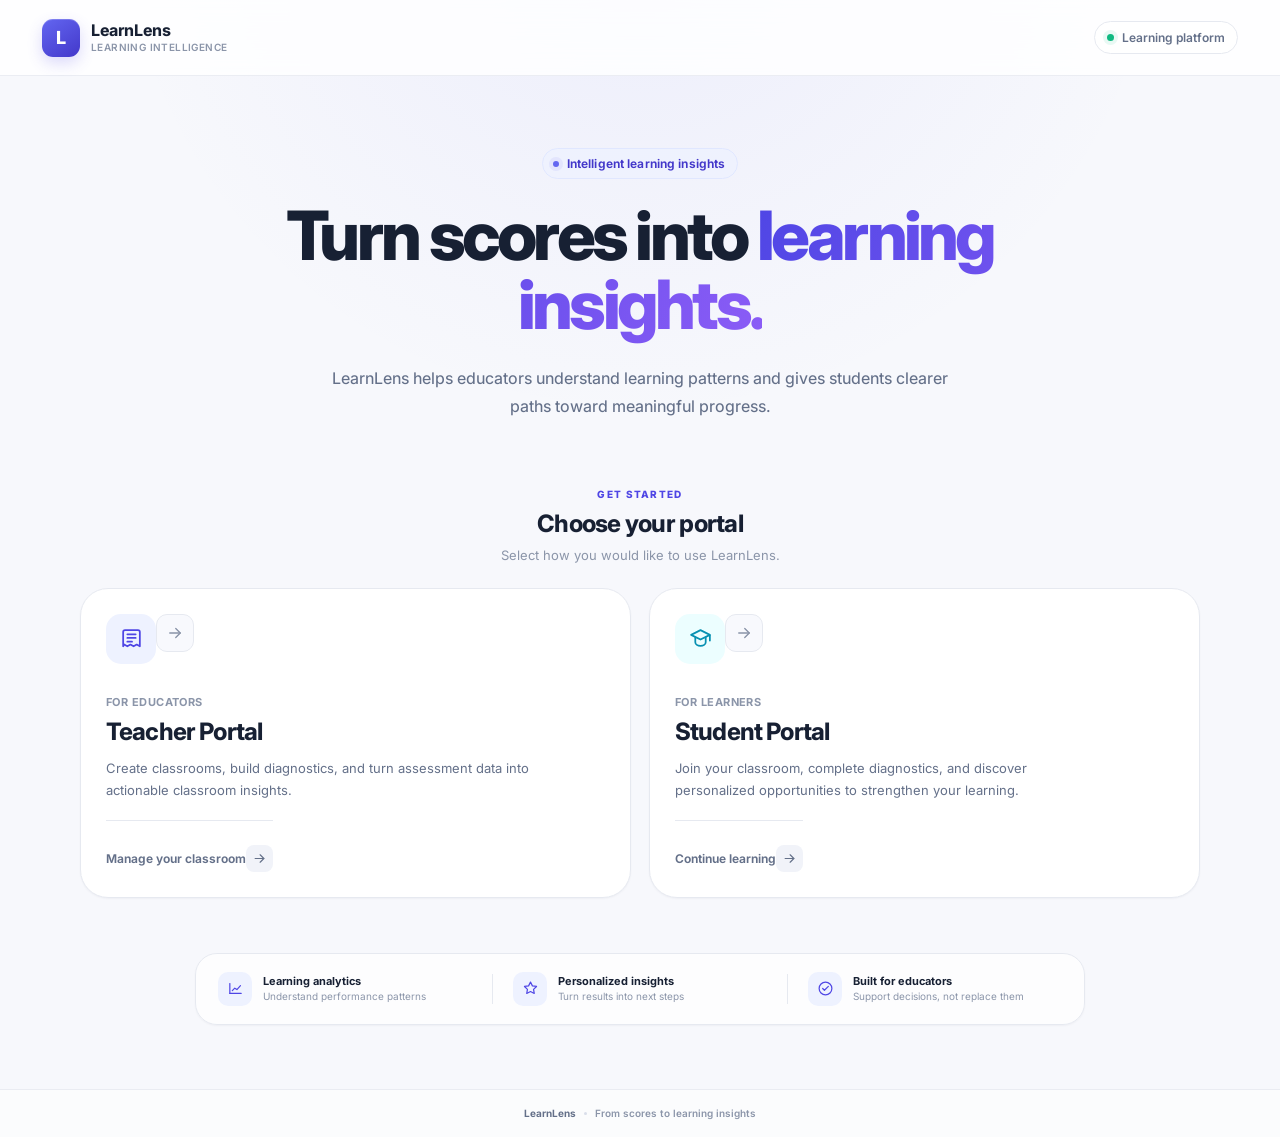
<file: frontend/index.html>
<!DOCTYPE html>
<html lang="en">
<head>
    <meta charset="UTF-8">
    <meta name="viewport" content="width=device-width, initial-scale=1.0">
    <meta name="description" content="LearnLens — From scores to learning insights.">
    <meta name="theme-color" content="#4f46e5">
    <title>LearnLens — From scores to learning insights</title>

    <link rel="preconnect" href="https://fonts.googleapis.com">
    <link rel="preconnect" href="https://fonts.gstatic.com" crossorigin>

    <link
        href="https://fonts.googleapis.com/css2?family=Inter:wght@400;500;600;700;800&display=swap"
        rel="stylesheet"
    >

    <link rel="stylesheet" href="style.css">
</head>

<body>
    <div class="app-shell">

        <header class="topbar">
            <div
                class="brand"
                role="button"
                tabindex="0"
                aria-label="Go to LearnLens home"
                onclick="window.location.href='index.html'"
            >
                <div class="brand-mark">L</div>

                <div class="brand-copy">
                    <span class="brand-name">LearnLens</span>
                    <span class="brand-tagline">Learning intelligence</span>
                </div>
            </div>

            <div class="topbar-status">
                <span class="status-dot"></span>
                <span>Learning platform</span>
            </div>
        </header>

        <main id="app" class="main-content">

            <section
                id="landing-view"
                class="view active-view"
                aria-labelledby="landing-title"
            >

                <div class="landing-container">

                    <div class="hero-section">

                        <div class="hero-badge">
                            <span class="hero-badge-dot"></span>
                            Intelligent learning insights
                        </div>

                        <h1 id="landing-title">
                            Turn scores into
                            <span class="gradient-text">
                                learning insights.
                            </span>
                        </h1>

                        <p class="hero-description">
                            LearnLens helps educators understand learning patterns
                            and gives students clearer paths toward meaningful progress.
                        </p>

                    </div>

                    <div class="role-section">

                        <div class="section-heading">
                            <span class="eyebrow">GET STARTED</span>

                            <h2>Choose your portal</h2>

                            <p>
                                Select how you would like to use LearnLens.
                            </p>
                        </div>

                        <div class="role-grid">

                            <!-- TEACHER PORTAL -->

                            <button
                                class="role-card teacher-card"
                                type="button"
                                onclick="window.location.href='teacher_dashboard.html'"
                                aria-label="Enter Teacher Portal"
                            >

                                <div class="role-card-top">

                                    <div class="role-icon teacher-icon">

                                        <svg
                                            viewBox="0 0 24 24"
                                            fill="none"
                                            xmlns="http://www.w3.org/2000/svg"
                                            aria-hidden="true"
                                        >
                                            <path
                                                d="M4 19.5V5.8C4 4.806 4.806 4 5.8 4H18.2C19.194 4 20 4.806 20 5.8V19.5L17 17.8L14 19.5L11 17.8L8 19.5L5 17.8L4 19.5Z"
                                                stroke="currentColor"
                                                stroke-width="1.7"
                                                stroke-linecap="round"
                                                stroke-linejoin="round"
                                            />

                                            <path
                                                d="M8 8H16"
                                                stroke="currentColor"
                                                stroke-width="1.7"
                                                stroke-linecap="round"
                                            />

                                            <path
                                                d="M8 11.5H16"
                                                stroke="currentColor"
                                                stroke-width="1.7"
                                                stroke-linecap="round"
                                            />

                                            <path
                                                d="M8 15H12.5"
                                                stroke="currentColor"
                                                stroke-width="1.7"
                                                stroke-linecap="round"
                                            />
                                        </svg>

                                    </div>

                                    <span class="role-arrow">

                                        <svg
                                            viewBox="0 0 24 24"
                                            fill="none"
                                            xmlns="http://www.w3.org/2000/svg"
                                            aria-hidden="true"
                                        >
                                            <path
                                                d="M5 12H19"
                                                stroke="currentColor"
                                                stroke-width="1.8"
                                                stroke-linecap="round"
                                            />

                                            <path
                                                d="M13 6L19 12L13 18"
                                                stroke="currentColor"
                                                stroke-width="1.8"
                                                stroke-linecap="round"
                                                stroke-linejoin="round"
                                            />
                                        </svg>

                                    </span>

                                </div>

                                <div class="role-card-content">

                                    <span class="role-label">
                                        For educators
                                    </span>

                                    <h3>
                                        Teacher Portal
                                    </h3>

                                    <p>
                                        Create classrooms, build diagnostics,
                                        and turn assessment data into actionable
                                        classroom insights.
                                    </p>

                                </div>

                                <div class="role-card-footer">

                                    <span>
                                        Manage your classroom
                                    </span>

                                    <span class="footer-arrow">

                                        <svg
                                            viewBox="0 0 24 24"
                                            fill="none"
                                            xmlns="http://www.w3.org/2000/svg"
                                            aria-hidden="true"
                                        >
                                            <path
                                                d="M5 12H19"
                                                stroke="currentColor"
                                                stroke-width="1.8"
                                                stroke-linecap="round"
                                            />

                                            <path
                                                d="M13 6L19 12L13 18"
                                                stroke="currentColor"
                                                stroke-width="1.8"
                                                stroke-linecap="round"
                                                stroke-linejoin="round"
                                            />
                                        </svg>

                                    </span>

                                </div>

                            </button>


                            <!-- STUDENT PORTAL -->

                            <button
                                class="role-card student-card"
                                type="button"
                                onclick="window.location.href='student_dashboard.html'"
                                aria-label="Enter Student Portal"
                            >

                                <div class="role-card-top">

                                    <div class="role-icon student-icon">

                                        <svg
                                            viewBox="0 0 24 24"
                                            fill="none"
                                            xmlns="http://www.w3.org/2000/svg"
                                            aria-hidden="true"
                                        >
                                            <path
                                                d="M12 4L3 8.5L12 13L21 8.5L12 4Z"
                                                stroke="currentColor"
                                                stroke-width="1.7"
                                                stroke-linecap="round"
                                                stroke-linejoin="round"
                                            />

                                            <path
                                                d="M7 11V15.5C7 17.433 9.239 19 12 19C14.761 19 17 17.433 17 15.5V11"
                                                stroke="currentColor"
                                                stroke-width="1.7"
                                                stroke-linecap="round"
                                            />

                                            <path
                                                d="M21 9V14"
                                                stroke="currentColor"
                                                stroke-width="1.7"
                                                stroke-linecap="round"
                                            />
                                        </svg>

                                    </div>

                                    <span class="role-arrow">

                                        <svg
                                            viewBox="0 0 24 24"
                                            fill="none"
                                            xmlns="http://www.w3.org/2000/svg"
                                            aria-hidden="true"
                                        >
                                            <path
                                                d="M5 12H19"
                                                stroke="currentColor"
                                                stroke-width="1.8"
                                                stroke-linecap="round"
                                            />

                                            <path
                                                d="M13 6L19 12L13 18"
                                                stroke="currentColor"
                                                stroke-width="1.8"
                                                stroke-linecap="round"
                                                stroke-linejoin="round"
                                            />
                                        </svg>

                                    </span>

                                </div>

                                <div class="role-card-content">

                                    <span class="role-label">
                                        For learners
                                    </span>

                                    <h3>
                                        Student Portal
                                    </h3>

                                    <p>
                                        Join your classroom, complete diagnostics,
                                        and discover personalized opportunities
                                        to strengthen your learning.
                                    </p>

                                </div>

                                <div class="role-card-footer">

                                    <span>
                                        Continue learning
                                    </span>

                                    <span class="footer-arrow">

                                        <svg
                                            viewBox="0 0 24 24"
                                            fill="none"
                                            xmlns="http://www.w3.org/2000/svg"
                                            aria-hidden="true"
                                        >
                                            <path
                                                d="M5 12H19"
                                                stroke="currentColor"
                                                stroke-width="1.8"
                                                stroke-linecap="round"
                                            />

                                            <path
                                                d="M13 6L19 12L13 18"
                                                stroke="currentColor"
                                                stroke-width="1.8"
                                                stroke-linecap="round"
                                                stroke-linejoin="round"
                                            />
                                        </svg>

                                    </span>

                                </div>

                            </button>

                        </div>

                    </div>


                    <div class="platform-features">

                        <div class="feature-item">

                            <div class="feature-icon">

                                <svg
                                    viewBox="0 0 24 24"
                                    fill="none"
                                    xmlns="http://www.w3.org/2000/svg"
                                    aria-hidden="true"
                                >
                                    <path
                                        d="M4 19V5"
                                        stroke="currentColor"
                                        stroke-width="1.7"
                                        stroke-linecap="round"
                                    />

                                    <path
                                        d="M4 19H20"
                                        stroke="currentColor"
                                        stroke-width="1.7"
                                        stroke-linecap="round"
                                    />

                                    <path
                                        d="M7.5 15L11 11.5L14 13.5L19 8"
                                        stroke="currentColor"
                                        stroke-width="1.7"
                                        stroke-linecap="round"
                                        stroke-linejoin="round"
                                    />
                                </svg>

                            </div>

                            <div>
                                <strong>Learning analytics</strong>
                                <span>Understand performance patterns</span>
                            </div>

                        </div>


                        <div class="feature-divider"></div>


                        <div class="feature-item">

                            <div class="feature-icon">

                                <svg
                                    viewBox="0 0 24 24"
                                    fill="none"
                                    xmlns="http://www.w3.org/2000/svg"
                                    aria-hidden="true"
                                >
                                    <path
                                        d="M12 3L14.7 8.3L20.5 9.1L16.3 13.2L17.3 19L12 16.3L6.7 19L7.7 13.2L3.5 9.1L9.3 8.3L12 3Z"
                                        stroke="currentColor"
                                        stroke-width="1.7"
                                        stroke-linecap="round"
                                        stroke-linejoin="round"
                                    />
                                </svg>

                            </div>

                            <div>
                                <strong>Personalized insights</strong>
                                <span>Turn results into next steps</span>
                            </div>

                        </div>


                        <div class="feature-divider"></div>


                        <div class="feature-item">

                            <div class="feature-icon">

                                <svg
                                    viewBox="0 0 24 24"
                                    fill="none"
                                    xmlns="http://www.w3.org/2000/svg"
                                    aria-hidden="true"
                                >
                                    <path
                                        d="M12 21C16.9706 21 21 16.9706 21 12C21 7.02944 16.9706 3 12 3C7.02944 3 3 7.02944 3 12C3 16.9706 7.02944 21 12 21Z"
                                        stroke="currentColor"
                                        stroke-width="1.7"
                                    />

                                    <path
                                        d="M8 12L10.5 14.5L16 9"
                                        stroke="currentColor"
                                        stroke-width="1.7"
                                        stroke-linecap="round"
                                        stroke-linejoin="round"
                                    />
                                </svg>

                            </div>

                            <div>
                                <strong>Built for educators</strong>
                                <span>Support decisions, not replace them</span>
                            </div>

                        </div>

                    </div>

                </div>

            </section>

        </main>


        <footer class="site-footer">

            <span>LearnLens</span>

            <span class="footer-dot"></span>

            <span>
                From scores to learning insights
            </span>

        </footer>

    </div>


    <div
        id="toast-container"
        class="toast-container"
        aria-live="polite"
    ></div>


    <script src="app.js"></script>

</body>
</html>
</file>
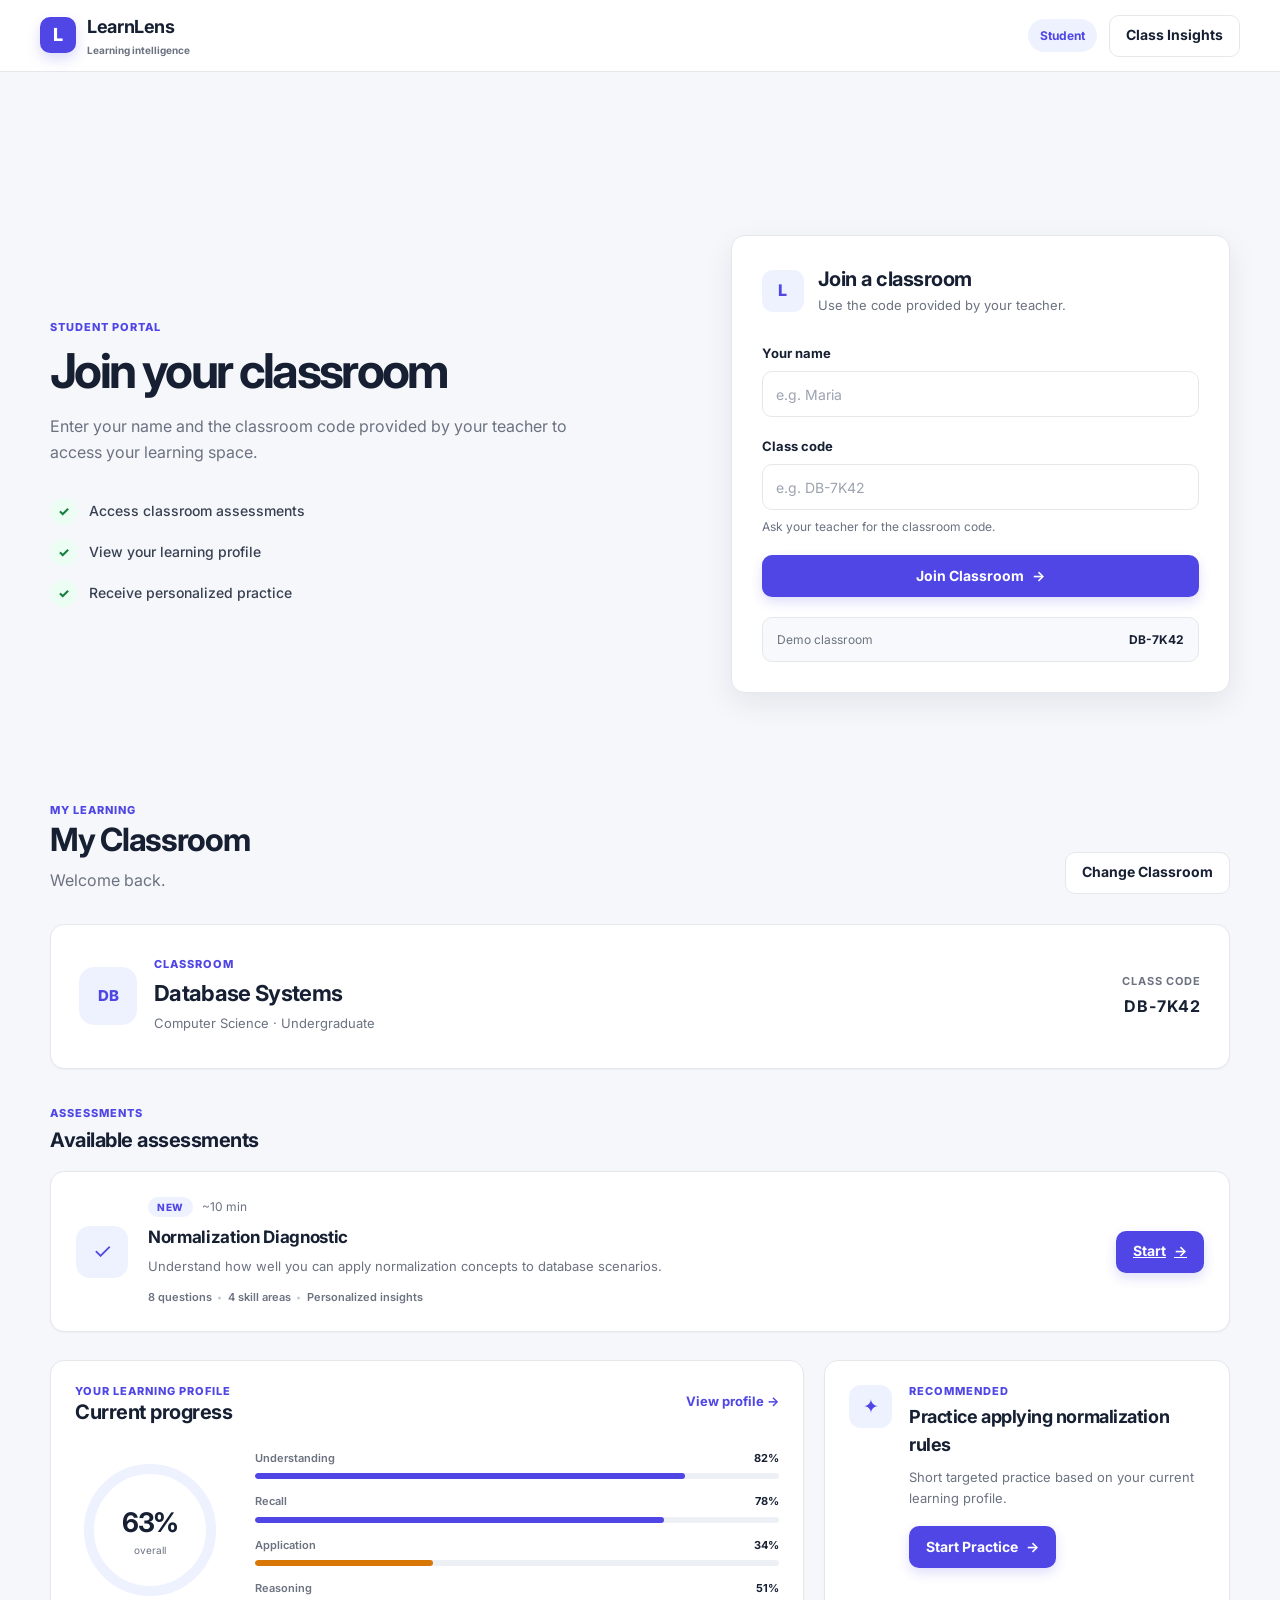
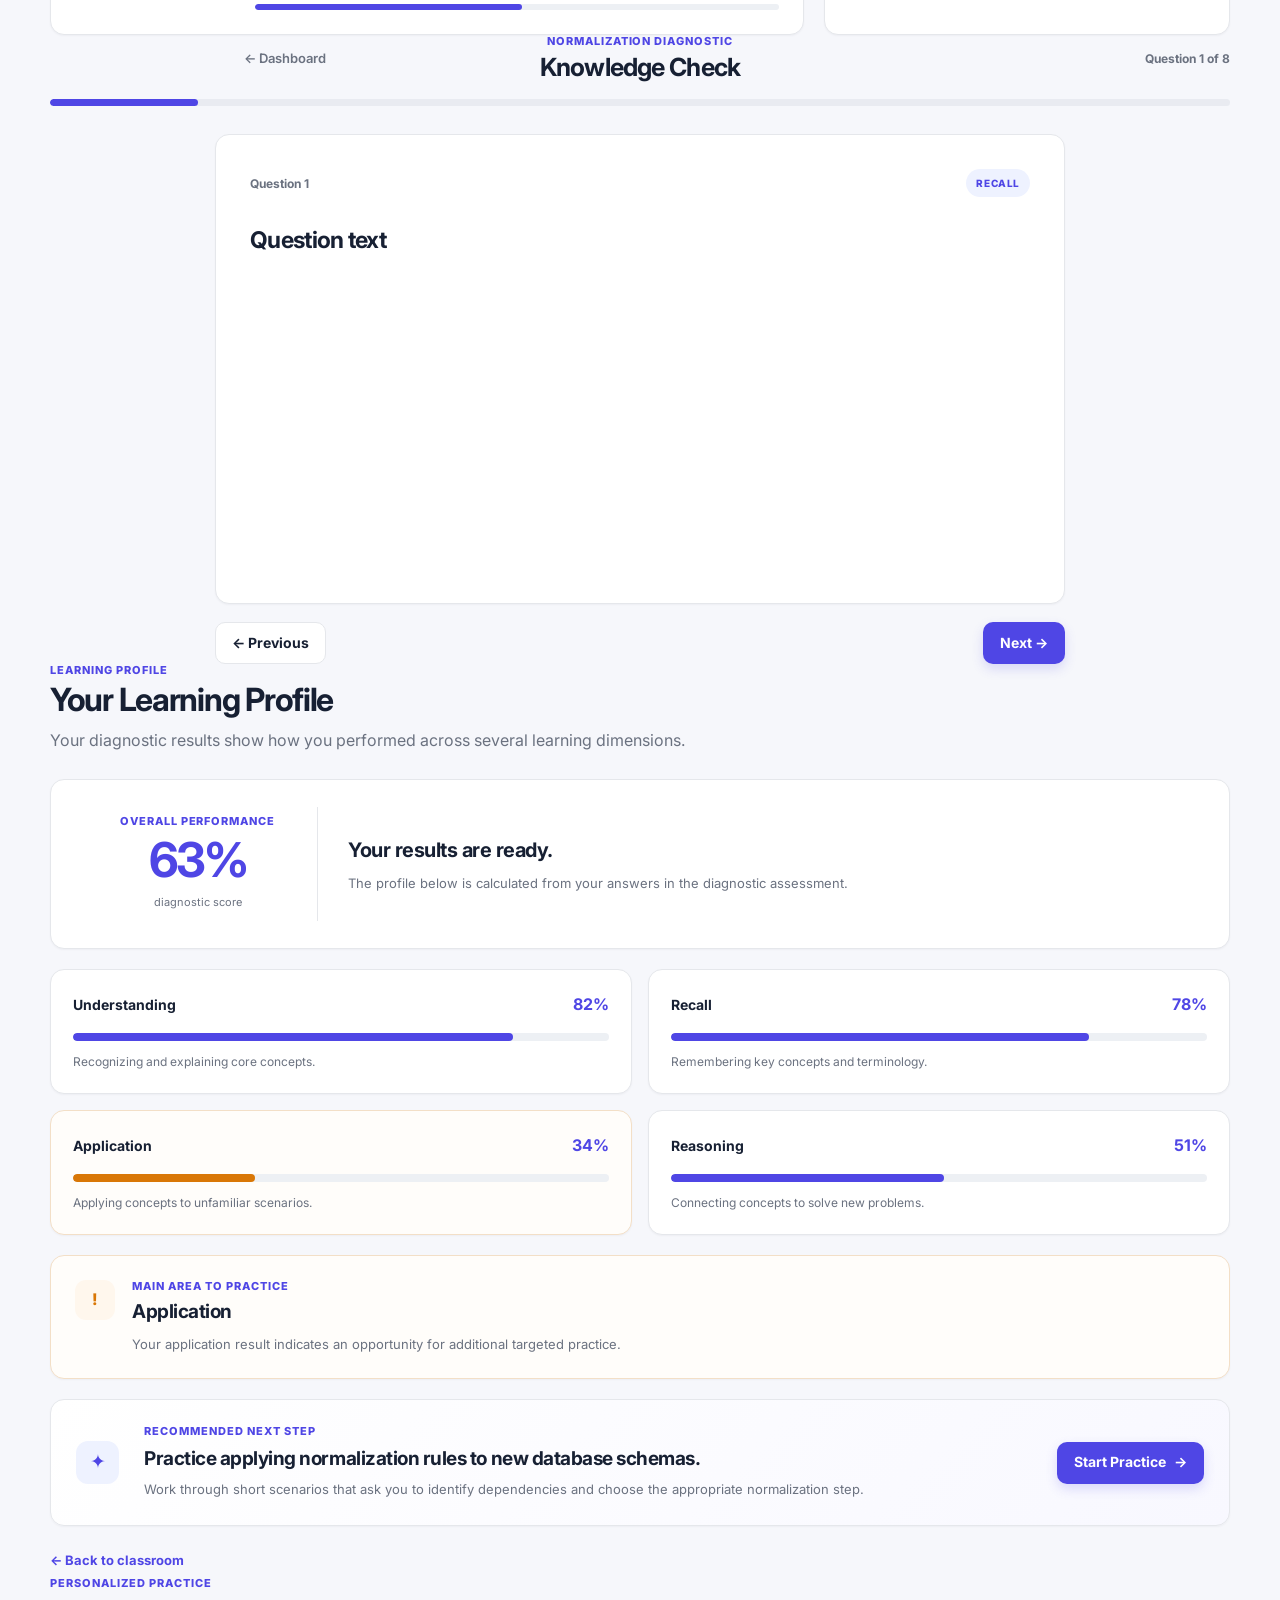
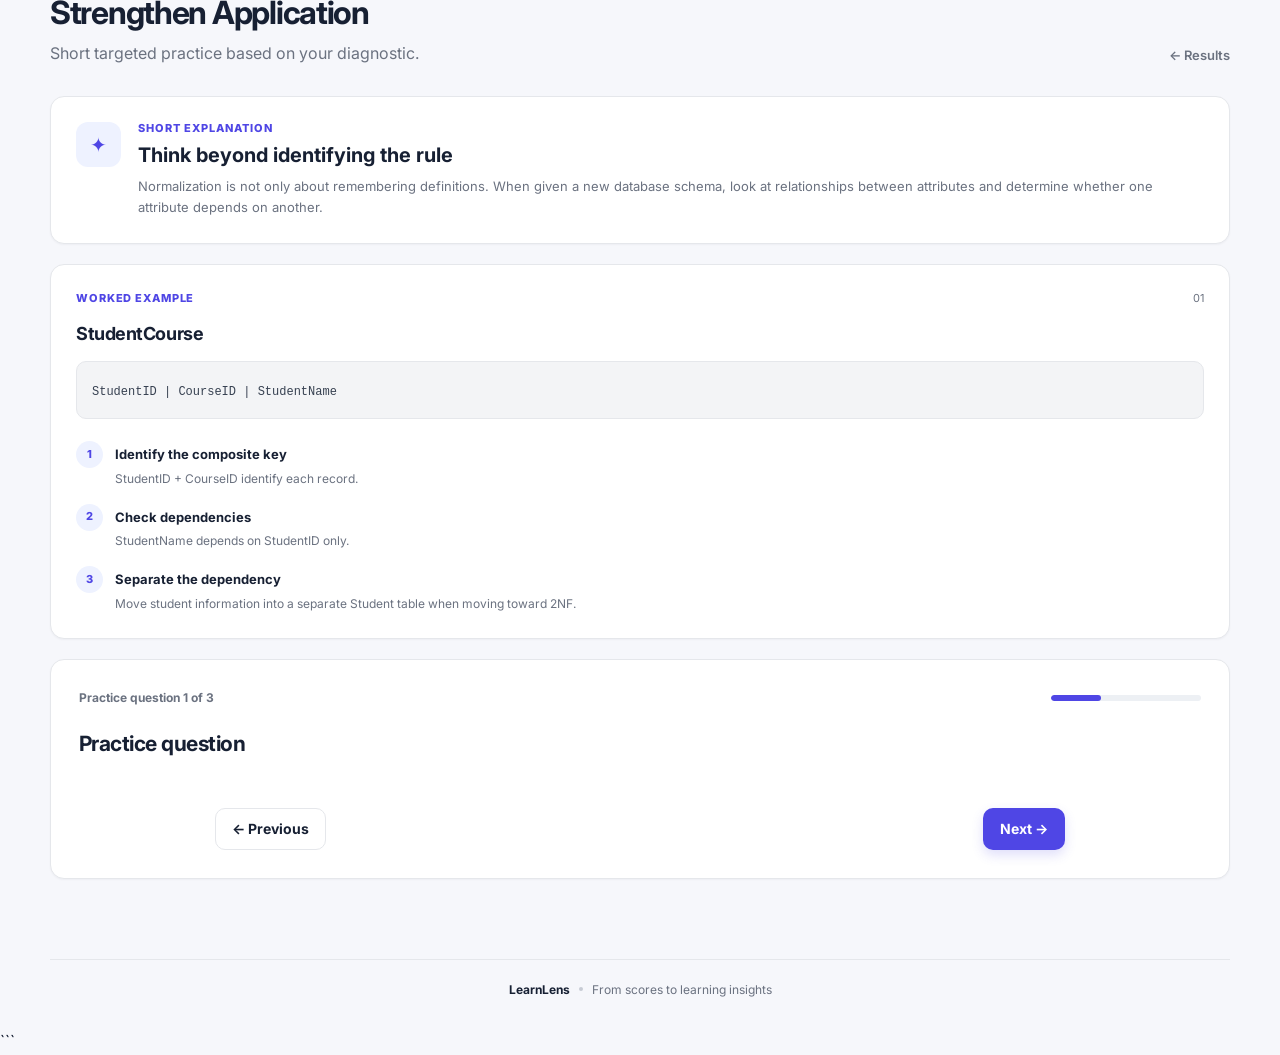
<file: frontend/student_dashboard.html>
<!DOCTYPE html>

<html lang="en">
<head>
    <meta charset="UTF-8">
    <meta name="viewport" content="width=device-width, initial-scale=1.0">
    <meta name="description" content="LearnLens Student Portal — Personalized learning insights.">
    <title>LearnLens — Student Portal</title>


<link rel="preconnect" href="https://fonts.googleapis.com">
<link rel="preconnect" href="https://fonts.gstatic.com" crossorigin>
<link
    href="https://fonts.googleapis.com/css2?family=Inter:wght@400;500;600;700;800&display=swap"
    rel="stylesheet"
>

<link rel="stylesheet" href="student_dashboard.css">


</head>

<body>

<div class="app-shell">


<header class="topbar">
    <div
        class="brand"
        id="brandButton"
        role="button"
        tabindex="0"
    >
        <div class="brand-mark">L</div>

        <div class="brand-copy">
            <span class="brand-name">LearnLens</span>
            <span class="brand-tagline">Learning intelligence</span>
        </div>
    </div>

    <div class="topbar-right">
        <span class="role-badge" id="roleBadge">Student</span>

        <button
            type="button"
            class="btn btn-secondary topbar-button"
            id="classInsightsBtn"
        >
            Class Insights
        </button>
    </div>
</header>


<main class="main-content">

    <!-- JOIN CLASSROOM -->
    <section id="joinView" class="view">

        <div class="auth-layout">

            <div class="auth-intro">

                <span class="eyebrow">STUDENT PORTAL</span>

                <h1>
                    Join your classroom
                </h1>

                <p>
                    Enter your name and the classroom code provided
                    by your teacher to access your learning space.
                </p>

                <div class="intro-points">

                    <div class="intro-point">
                        <span class="point-icon">✓</span>
                        <span>Access classroom assessments</span>
                    </div>

                    <div class="intro-point">
                        <span class="point-icon">✓</span>
                        <span>View your learning profile</span>
                    </div>

                    <div class="intro-point">
                        <span class="point-icon">✓</span>
                        <span>Receive personalized practice</span>
                    </div>

                </div>

            </div>


            <div class="card join-card">

                <div class="card-header">

                    <div class="card-icon">L</div>

                    <div>
                        <h2>Join a classroom</h2>
                        <p>Use the code provided by your teacher.</p>
                    </div>

                </div>


                <form id="joinForm">

                    <div class="form-group">

                        <label for="studentName">
                            Your name
                        </label>

                        <input
                            id="studentName"
                            type="text"
                            placeholder="e.g. Maria"
                            autocomplete="name"
                            required
                        >

                    </div>


                    <div class="form-group">

                        <label for="classCode">
                            Class code
                        </label>

                        <input
                            id="classCode"
                            type="text"
                            placeholder="e.g. DB-7K42"
                            maxlength="8"
                            autocomplete="off"
                            required
                        >

                        <span class="field-hint">
                            Ask your teacher for the classroom code.
                        </span>

                    </div>


                    <button
                        type="submit"
                        class="btn btn-primary btn-full"
                    >
                        Join Classroom
                        <span>→</span>
                    </button>

                </form>


                <div class="demo-hint">
                    <span>Demo classroom</span>
                    <strong>DB-7K42</strong>
                </div>

            </div>

        </div>

    </section>


    <!-- STUDENT DASHBOARD -->
    <section id="dashboardView" class="view">

        <div class="page-header">

            <div>
                <span class="eyebrow">MY LEARNING</span>

                <h1>My Classroom</h1>

                <p id="welcomeMessage">
                    Welcome back.
                </p>
            </div>

            <button
                type="button"
                class="btn btn-secondary"
                id="changeClassroomBtn"
            >
                Change Classroom
            </button>

        </div>


        <div class="card classroom-hero">

            <div class="classroom-hero-main">

                <div class="classroom-icon">
                    DB
                </div>

                <div>
                    <span class="eyebrow">CLASSROOM</span>

                    <h2>Database Systems</h2>

                    <p>
                        Computer Science · Undergraduate
                    </p>
                </div>

            </div>


            <div class="classroom-code">

                <span>Class code</span>

                <strong>DB-7K42</strong>

            </div>

        </div>


        <div class="section-heading">
            <span class="eyebrow">ASSESSMENTS</span>
            <h2>Available assessments</h2>
        </div>


        <div class="card assessment-card">

            <div class="assessment-icon">
                ✓
            </div>


            <div class="assessment-content">

                <div class="assessment-topline">

                    <span class="status-badge status-new">
                        New
                    </span>

                    <span class="assessment-time">
                        ~10 min
                    </span>

                </div>

                <h3>
                    Normalization Diagnostic
                </h3>

                <p>
                    Understand how well you can apply
                    normalization concepts to database scenarios.
                </p>

                <div class="assessment-meta">
                    <span>8 questions</span>
                    <span>4 skill areas</span>
                    <span>Personalized insights</span>
                </div>

            </div>


            <div class="assessment-action">
    <a
        href="quizz.html"
        class="btn btn-primary"
        id="startAssessmentBtn"
    >
        Start
        <span>→</span>
    </a>
</div>

        </div>


        <div class="dashboard-grid">

            <div class="card profile-preview-card">

                <div class="card-header">

                    <div>
                        <span class="eyebrow">
                            YOUR LEARNING PROFILE
                        </span>

                        <h2>Current progress</h2>
                    </div>

                    <button
                        type="button"
                        class="text-button"
                        id="viewProfileBtn"
                    >
                        View profile →
                    </button>

                </div>


                <div class="profile-preview-main">

                    <div class="score-circle">

                        <strong id="dashboardOverallScore">
                            63%
                        </strong>

                        <span>overall</span>

                    </div>


                    <div class="profile-preview-bars">

                        <div class="mini-progress-item">

                            <div>
                                <span>Understanding</span>
                                <strong id="dashboardUnderstanding">
                                    82%
                                </strong>
                            </div>

                            <div class="progress-track">
                                <div
                                    id="dashboardUnderstandingBar"
                                    class="progress-fill"
                                    style="width:82%"
                                ></div>
                            </div>

                        </div>


                        <div class="mini-progress-item">

                            <div>
                                <span>Recall</span>
                                <strong id="dashboardRecall">
                                    78%
                                </strong>
                            </div>

                            <div class="progress-track">
                                <div
                                    id="dashboardRecallBar"
                                    class="progress-fill"
                                    style="width:78%"
                                ></div>
                            </div>

                        </div>


                        <div class="mini-progress-item">

                            <div>
                                <span>Application</span>
                                <strong id="dashboardApplication">
                                    34%
                                </strong>
                            </div>

                            <div class="progress-track">
                                <div
                                    id="dashboardApplicationBar"
                                    class="progress-fill progress-warning"
                                    style="width:34%"
                                ></div>
                            </div>

                        </div>


                        <div class="mini-progress-item">

                            <div>
                                <span>Reasoning</span>
                                <strong id="dashboardReasoning">
                                    51%
                                </strong>
                            </div>

                            <div class="progress-track">
                                <div
                                    id="dashboardReasoningBar"
                                    class="progress-fill"
                                    style="width:51%"
                                ></div>
                            </div>

                        </div>

                    </div>

                </div>

            </div>


            <div class="card recommendation-preview-card">

                <div class="recommendation-icon">
                    ✦
                </div>

                <div>

                    <span class="eyebrow">
                        RECOMMENDED
                    </span>

                    <h2>
                        Practice applying normalization rules
                    </h2>

                    <p>
                        Short targeted practice based on your
                        current learning profile.
                    </p>

                    <button
                        type="button"
                        class="btn btn-primary"
                        id="practiceFromDashboardBtn"
                    >
                        Start Practice
                        <span>→</span>
                    </button>

                </div>

            </div>

        </div>

    </section>


    <!-- QUIZ -->
    <section id="quizView" class="view">

        <div class="quiz-header">

            <button
                type="button"
                class="back-button"
                id="quizBackBtn"
            >
                ← Dashboard
            </button>


            <div class="quiz-title">

                <span class="eyebrow">
                    NORMALIZATION DIAGNOSTIC
                </span>

                <h1>Knowledge Check</h1>

            </div>


            <div class="quiz-progress-info">
                <span id="questionCounter">
                    Question 1 of 8
                </span>
            </div>

        </div>


        <div class="quiz-progress">

            <div
                id="quizProgressFill"
                class="quiz-progress-fill"
                style="width:12.5%"
            ></div>

        </div>


        <div class="quiz-layout">

            <div class="card question-card">

                <div class="question-top">

                    <span
                        id="questionNumber"
                        class="question-number"
                    >
                        Question 1
                    </span>

                    <span
                        id="questionCategory"
                        class="question-category"
                    >
                        Recall
                    </span>

                </div>


                <h2 id="questionText">
                    Question text
                </h2>


                <div
                    id="optionsList"
                    class="options-list"
                ></div>

            </div>


            <div class="quiz-footer">

                <button
                    type="button"
                    id="previousQuestionBtn"
                    class="btn btn-secondary"
                >
                    ← Previous
                </button>

                <button
                    type="button"
                    id="nextQuestionBtn"
                    class="btn btn-primary"
                >
                    Next →
                </button>

                <button
                    type="button"
                    id="submitQuizBtn"
                    class="btn btn-primary hidden"
                >
                    Submit Assessment
                    <span>→</span>
                </button>

            </div>

        </div>

    </section>


    <!-- RESULTS -->
    <section id="resultsView" class="view">

        <div class="page-header results-header">

            <div>
                <span class="eyebrow">LEARNING PROFILE</span>

                <h1>Your Learning Profile</h1>

                <p>
                    Your diagnostic results show how you performed
                    across several learning dimensions.
                </p>
            </div>

        </div>


        <div class="card overall-result">

            <div class="overall-score">

                <span class="eyebrow">
                    OVERALL PERFORMANCE
                </span>

                <strong id="overallScore">
                    63%
                </strong>

                <span>
                    diagnostic score
                </span>

            </div>


            <div class="overall-message">

                <h2>
                    Your results are ready.
                </h2>

                <p>
                    The profile below is calculated from your
                    answers in the diagnostic assessment.
                </p>

            </div>

        </div>


        <div class="learning-profile-grid">

            <div class="card profile-metric">

                <div class="metric-header">
                    <span>Understanding</span>
                    <strong id="understandingScore">82%</strong>
                </div>

                <div class="large-progress">
                    <div
                        id="understandingBar"
                        class="large-progress-fill"
                        style="width:82%"
                    ></div>
                </div>

                <p>
                    Recognizing and explaining core concepts.
                </p>

            </div>


            <div class="card profile-metric">

                <div class="metric-header">
                    <span>Recall</span>
                    <strong id="recallScore">78%</strong>
                </div>

                <div class="large-progress">
                    <div
                        id="recallBar"
                        class="large-progress-fill"
                        style="width:78%"
                    ></div>
                </div>

                <p>
                    Remembering key concepts and terminology.
                </p>

            </div>


            <div class="card profile-metric focus-metric">

                <div class="metric-header">
                    <span>Application</span>
                    <strong id="applicationScore">34%</strong>
                </div>

                <div class="large-progress">
                    <div
                        id="applicationBar"
                        class="large-progress-fill warning-fill"
                        style="width:34%"
                    ></div>
                </div>

                <p>
                    Applying concepts to unfamiliar scenarios.
                </p>

            </div>


            <div class="card profile-metric">

                <div class="metric-header">
                    <span>Reasoning</span>
                    <strong id="reasoningScore">51%</strong>
                </div>

                <div class="large-progress">
                    <div
                        id="reasoningBar"
                        class="large-progress-fill"
                        style="width:51%"
                    ></div>
                </div>

                <p>
                    Connecting concepts to solve new problems.
                </p>

            </div>

        </div>


        <div class="card insight-card">

            <div class="insight-icon">
                !
            </div>

            <div class="insight-content">

                <span class="eyebrow">
                    MAIN AREA TO PRACTICE
                </span>

                <h2 id="mainAreaTitle">
                    Application
                </h2>

                <p id="mainAreaDescription">
                    Your application result indicates an opportunity
                    for additional targeted practice.
                </p>

            </div>

        </div>


        <div class="card recommendation-card">

            <div class="recommendation-icon">
                ✦
            </div>

            <div class="recommendation-content">

                <span class="eyebrow">
                    RECOMMENDED NEXT STEP
                </span>

                <h2>
                    Practice applying normalization rules
                    to new database schemas.
                </h2>

                <p>
                    Work through short scenarios that ask you
                    to identify dependencies and choose the
                    appropriate normalization step.
                </p>

            </div>

            <button
                type="button"
                class="btn btn-primary"
                id="startPersonalizedPracticeBtn"
            >
                Start Practice
                <span>→</span>
            </button>

        </div>


        <button
            type="button"
            class="text-button"
            id="resultsBackBtn"
        >
            ← Back to classroom
        </button>

    </section>


    <!-- REMEDIATION -->
    <section id="remediationView" class="view">

        <div class="page-header">

            <div>

                <span class="eyebrow">
                    PERSONALIZED PRACTICE
                </span>

                <h1>Strengthen Application</h1>

                <p>
                    Short targeted practice based on your diagnostic.
                </p>

            </div>

            <button
                type="button"
                class="back-button"
                id="remediationBackBtn"
            >
                ← Results
            </button>

        </div>


        <div id="remediationExercise">

            <div class="card practice-intro">

                <div class="practice-icon">
                    ✦
                </div>

                <div>

                    <span class="eyebrow">
                        SHORT EXPLANATION
                    </span>

                    <h2>
                        Think beyond identifying the rule
                    </h2>

                    <p>
                        Normalization is not only about remembering
                        definitions. When given a new database schema,
                        look at relationships between attributes and
                        determine whether one attribute depends on another.
                    </p>

                </div>

            </div>


            <div class="card worked-example">

                <div class="example-header">

                    <span class="example-label">
                        WORKED EXAMPLE
                    </span>

                    <span class="example-step">
                        01
                    </span>

                </div>

                <h2>StudentCourse</h2>

                <div class="schema-box">
                    <code>
                        StudentID | CourseID | StudentName
                    </code>
                </div>

                <div class="example-steps">

                    <div class="example-step-row">

                        <span>1</span>

                        <div>
                            <strong>Identify the composite key</strong>

                            <p>
                                StudentID + CourseID identify each record.
                            </p>
                        </div>

                    </div>


                    <div class="example-step-row">

                        <span>2</span>

                        <div>
                            <strong>Check dependencies</strong>

                            <p>
                                StudentName depends on StudentID only.
                            </p>
                        </div>

                    </div>


                    <div class="example-step-row">

                        <span>3</span>

                        <div>
                            <strong>Separate the dependency</strong>

                            <p>
                                Move student information into a separate
                                Student table when moving toward 2NF.
                            </p>
                        </div>

                    </div>

                </div>

            </div>


            <div class="card practice-question">

                <div class="practice-question-header">

                    <span id="remediationQuestionCounter">
                        Practice question 1 of 3
                    </span>

                    <div class="practice-progress">
                        <div
                            id="remediationProgressFill"
                            style="width:33%"
                        ></div>
                    </div>

                </div>


                <h2 id="remediationQuestionText">
                    Practice question
                </h2>


                <div
                    id="remediationOptionsList"
                    class="options-list"
                ></div>


                <div class="quiz-footer">

                    <button
                        type="button"
                        id="previousRemediationBtn"
                        class="btn btn-secondary"
                    >
                        ← Previous
                    </button>

                    <button
                        type="button"
                        id="nextRemediationBtn"
                        class="btn btn-primary"
                    >
                        Next →
                    </button>

                    <button
                        type="button"
                        id="submitRemediationBtn"
                        class="btn btn-primary hidden"
                    >
                        Finish Practice
                        <span>→</span>
                    </button>

                </div>

            </div>

        </div>


        <div
            id="remediationCompletion"
            class="card completion-card hidden"
        >

            <div class="completion-icon">
                ✓
            </div>

            <span class="eyebrow">
                PRACTICE COMPLETE
            </span>

            <h1>Nice work.</h1>

            <p>
                You completed the targeted application practice.
            </p>


            <div class="improvement-result">

                <div class="improvement-score">

                    <span>Before</span>

                    <strong id="beforeApplicationScore">
                        34%
                    </strong>

                </div>


                <div class="improvement-arrow">
                    →
                </div>


                <div class="improvement-score">

                    <span>Practice</span>

                    <strong id="afterApplicationScore">
                        0%
                    </strong>

                </div>

            </div>


            <div class="improvement-summary">

                <strong id="improvementPoints">
                    +0 percentage points
                </strong>

                <span id="remediationAccuracy">
                    0 of 3 targeted questions answered correctly.
                </span>

            </div>


            <div class="completion-actions">

                <button
                    type="button"
                    class="btn btn-secondary"
                    id="completionProfileBtn"
                >
                    View Learning Profile
                </button>

                <button
                    type="button"
                    class="btn btn-primary"
                    id="retryRemediationBtn"
                >
                    Practice Again
                </button>

            </div>

        </div>

    </section>


    

</main>


<footer class="site-footer">
    <span>LearnLens</span>
    <span class="footer-dot"></span>
    <span>From scores to learning insights</span>
</footer>
```

</div>

<div
    id="toast"
    class="toast"
    aria-live="polite"
>
    <span id="toastMessage"></span>
</div>

<script src="student_dashboard.js"></script>

</body>
</html>
</file>
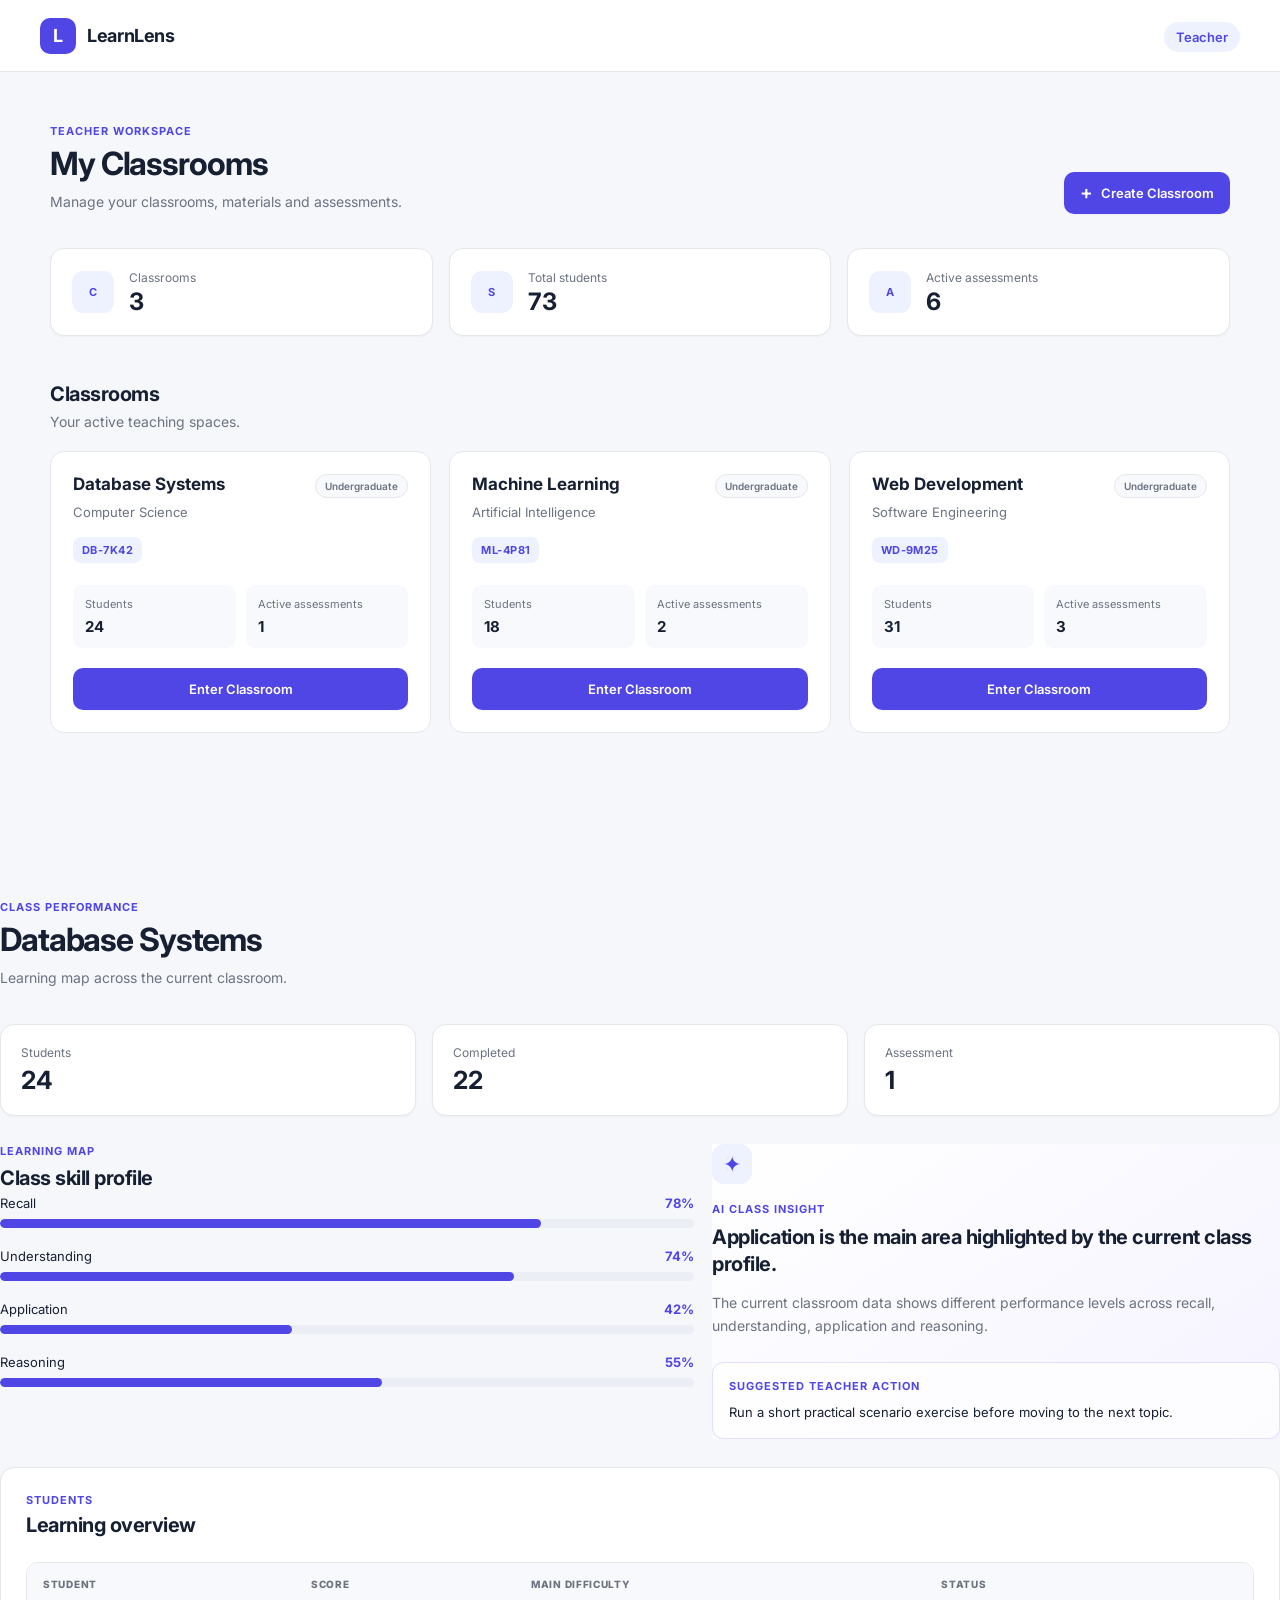
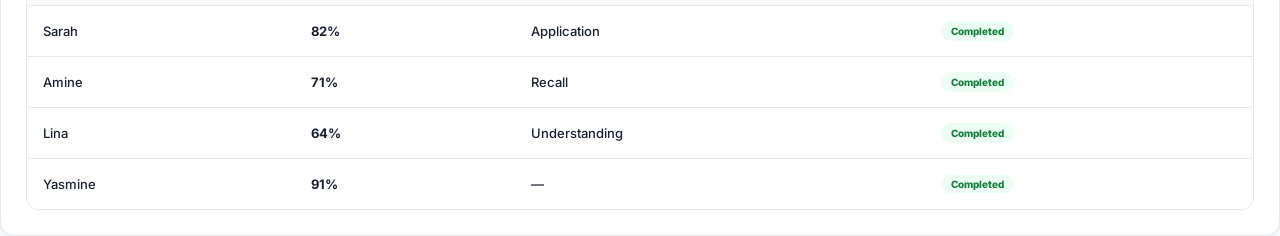
<file: frontend/teacher_dashboard.html>
<!DOCTYPE html>
<html lang="en">
<head>
    <meta charset="UTF-8">
    <meta name="viewport" content="width=device-width, initial-scale=1.0">
    <meta name="description" content="LearnLens Teacher Dashboard">
    <title>LearnLens — Teacher Dashboard</title>

    <link rel="preconnect" href="https://fonts.googleapis.com">
    <link rel="preconnect" href="https://fonts.gstatic.com" crossorigin>
    <link
        href="https://fonts.googleapis.com/css2?family=Inter:wght@400;500;600;700&display=swap"
        rel="stylesheet"
    >

    <link rel="stylesheet" href="teacher_dashboard.css">
</head>

<body>
    <div class="app-shell">
        <header class="topbar">
            <a href="#" class="brand" id="brandHome">
                <span class="brand-mark">L</span>
                <span class="brand-name">LearnLens</span>
            </a>

            <div class="topbar-right">
                <span class="role-badge">Teacher</span>
            </div>
        </header>

        <main class="main-content">
            <!-- Dashboard -->
            <section id="dashboardView" class="page-view">
                <div class="page-header">
                    <div>
                        <span class="eyebrow">Teacher workspace</span>
                        <h1>My Classrooms</h1>
                        <p>Manage your classrooms, materials and assessments.</p>
                    </div>

                    <button
                        type="button"
                        class="primary-button"
                        id="openCreateClassroom"
                    >
                        <span class="button-icon">+</span>
                        Create Classroom
                    </button>
                </div>

                <section class="overview-grid">
                    <div class="overview-card">
                        <div class="overview-icon">C</div>
                        <div>
                            <span>Classrooms</span>
                            <strong id="classroomTotal">0</strong>
                        </div>
                    </div>

                    <div class="overview-card">
                        <div class="overview-icon">S</div>
                        <div>
                            <span>Total students</span>
                            <strong id="studentTotal">0</strong>
                        </div>
                    </div>

                    <div class="overview-card">
                        <div class="overview-icon">A</div>
                        <div>
                            <span>Active assessments</span>
                            <strong id="assessmentTotal">0</strong>
                        </div>
                    </div>
                </section>

                <section class="classroom-section">
                    <div class="section-heading">
                        <div>
                            <h2>Classrooms</h2>
                            <p>Your active teaching spaces.</p>
                        </div>
                    </div>

                    <div class="classroom-grid" id="classroomGrid"></div>
                </section>
            </section>

            <!-- Classroom -->
            <section id="classroomView" class="page-view hidden">
                <button
                    type="button"
                    class="back-button"
                    id="backToDashboard"
                >
                    ← Back to classrooms
                </button>

                <div class="classroom-header">
                    <div>
                        <span class="eyebrow">Teacher classroom</span>
                        <h1 id="classroomTitle">Database Systems</h1>
                        <p id="classroomSubject">
                            Computer Science · Undergraduate
                        </p>
                    </div>

                    <div class="classroom-header-actions">
                        <div class="class-code-box">
                            <span>Class code</span>
                            <strong id="classCode">DB-7K42</strong>
                        </div>

                        <button
                            type="button"
                            class="secondary-button analytics-button"
                            id="openAnalytics"
                        >
                            View Analytics
                        </button>
                    </div>
                </div>

                <div class="classroom-stats">
                    <div class="stat-card">
                        <span>Students</span>
                        <strong id="classroomStudentCount">0</strong>
                    </div>

                    <div class="stat-card">
                        <span>Active assessments</span>
                        <strong id="classroomAssessmentCount">0</strong>
                    </div>

                    <div class="stat-card">
                        <span>Materials</span>
                        <strong id="classroomMaterialCount">0</strong>
                    </div>
                </div>

                <section class="workspace-section">
                    <div class="section-heading">
                        <div>
                            <h2>Material</h2>
                            <p>Upload learning material for analysis.</p>
                        </div>

                        <label class="secondary-button upload-button">
                            <span>↑</span>
                            Upload PDF
                            <input
                                type="file"
                                id="materialFile"
                                accept=".pdf,application/pdf"
                                hidden
                            >
                        </label>
                    </div>

                    <div class="material-card" id="materialEmptyState">
                        <div class="material-icon">PDF</div>
                        <div>
                            <h3>No material uploaded yet</h3>
                            <p>
                                Upload a PDF to let LearnLens identify concepts,
                                topics and learning objectives.
                            </p>
                        </div>
                    </div>

                    <div
                        class="processing-card hidden"
                        id="processingCard"
                    >
                        <div class="processing-header">
                            <div>
                                <span class="eyebrow">Material processing</span>
                                <h3 id="processingTitle">
                                    Reading document...
                                </h3>
                            </div>

                            <span
                                class="processing-percent"
                                id="processingPercent"
                            >
                                0%
                            </span>
                        </div>

                        <div class="progress-track">
                            <div
                                class="progress-bar"
                                id="progressBar"
                            ></div>
                        </div>

                        <div class="processing-steps">
                            <div class="processing-step" data-step="0">
                                <span class="step-indicator"></span>
                                <span>Reading document...</span>
                            </div>

                            <div class="processing-step" data-step="1">
                                <span class="step-indicator"></span>
                                <span>Cleaning material...</span>
                            </div>

                            <div class="processing-step" data-step="2">
                                <span class="step-indicator"></span>
                                <span>Identifying sections...</span>
                            </div>

                            <div class="processing-step" data-step="3">
                                <span class="step-indicator"></span>
                                <span>Extracting concepts...</span>
                            </div>

                            <div class="processing-step" data-step="4">
                                <span class="step-indicator"></span>
                                <span>Preparing assessment...</span>
                            </div>
                        </div>
                    </div>

                    <div
                        class="analysis-result hidden"
                        id="analysisResult"
                    >
                        <div class="success-header">
                            <div class="success-icon">✓</div>

                            <div>
                                <span class="eyebrow">Analysis complete</span>
                                <h3>Material analyzed</h3>
                            </div>
                        </div>

                        <div class="analysis-grid">
                            <div>
                                <strong>14</strong>
                                <span>concepts</span>
                            </div>

                            <div>
                                <strong>6</strong>
                                <span>learning objectives</span>
                            </div>

                            <div>
                                <strong>3</strong>
                                <span>major topics</span>
                            </div>
                        </div>
                    </div>
                </section>

                <section class="workspace-section">
                    <div class="section-heading">
                        <div>
                            <h2>Assessment</h2>
                            <p>
                                Create a diagnostic assessment from your material.
                            </p>
                        </div>

                        <button
                            type="button"
                            class="primary-button"
                            id="generateAssessment"
                        >
                            Generate Diagnostic
                        </button>
                    </div>

                    <div
                        class="assessment-card hidden"
                        id="assessmentPreview"
                    >
                        <div class="assessment-card-top">
                            <div class="assessment-icon">AI</div>

                            <div>
                                <span class="eyebrow">
                                    Diagnostic assessment
                                </span>
                                <h3>Normalization Diagnostic</h3>
                            </div>
                        </div>

                        <div class="assessment-details">
                            <div>
                                <span>Questions</span>
                                <strong>8</strong>
                            </div>

                            <div>
                                <span>Duration</span>
                                <strong>10 minutes</strong>
                            </div>
                        </div>

                        <div class="question-preview">
                            <span class="question-number">Question 1</span>

                            <p>
                                Which normal form removes partial dependencies
                                from a relational table?
                            </p>

                            <div class="answer-preview">
                                <span>A</span>
                                <span>First Normal Form</span>
                            </div>

                            <div class="answer-preview">
                                <span>B</span>
                                <span>Second Normal Form</span>
                            </div>

                            <div class="answer-preview">
                                <span>C</span>
                                <span>Third Normal Form</span>
                            </div>
                        </div>

                        <div class="assessment-footer">
                            <span class="preview-note">
                                Basic preview · 8 questions generated
                            </span>

                            <button
                                type="button"
                                class="primary-button"
                                id="publishAssessment"
                            >
                                Publish Assessment
                            </button>
                        </div>
                    </div>

                    <div
                        class="assessment-empty"
                        id="assessmentEmpty"
                    >
                        <div class="material-icon">AI</div>
                        <h3>No assessment generated</h3>
                        <p>
                            Generate a diagnostic after analyzing your material.
                        </p>
                    </div>
                </section>
            </section>

            <!-- Teacher Analytics -->
            <section
                id="teacherAnalyticsView"
                class="page-view hidden"
            >
                <div class="page-header">
                    <div>
                        <span class="eyebrow">Class performance</span>

                        <h1 id="analyticsClassTitle">Database Systems</h1>

                        <p>Learning map across the current classroom.</p>
                    </div>

                    <button
                        type="button"
                        class="secondary-button"
                        id="analyticsBackBtn"
                    >
                        ← Back to classroom
                    </button>
                </div>

                <div class="analytics-summary">
                    <div class="analytics-stat">
                        <span>Students</span>
                        <strong id="analyticsStudentCount">24</strong>
                    </div>

                    <div class="analytics-stat">
                        <span>Completed</span>
                        <strong>22</strong>
                    </div>

                    <div class="analytics-stat">
                        <span>Assessment</span>
                        <strong id="analyticsAssessmentCount">1</strong>
                    </div>
                </div>

                <div class="analytics-grid">
                    <div class="analytics-card class-performance-card">
                        <span class="eyebrow">Learning map</span>

                        <h2>Class skill profile</h2>

                        <div class="analytics-bars">
                            <div class="analytics-bar-row">
                                <div>
                                    <span>Recall</span>
                                    <strong>78%</strong>
                                </div>

                                <div class="analytics-bar-track">
                                    <div style="width: 78%"></div>
                                </div>
                            </div>

                            <div class="analytics-bar-row">
                                <div>
                                    <span>Understanding</span>
                                    <strong>74%</strong>
                                </div>

                                <div class="analytics-bar-track">
                                    <div style="width: 74%"></div>
                                </div>
                            </div>

                            <div class="analytics-bar-row">
                                <div>
                                    <span>Application</span>
                                    <strong>42%</strong>
                                </div>

                                <div class="analytics-bar-track">
                                    <div style="width: 42%"></div>
                                </div>
                            </div>

                            <div class="analytics-bar-row">
                                <div>
                                    <span>Reasoning</span>
                                    <strong>55%</strong>
                                </div>

                                <div class="analytics-bar-track">
                                    <div style="width: 55%"></div>
                                </div>
                            </div>
                        </div>
                    </div>

                    <div class="analytics-card ai-insight-card">
                        <div class="ai-insight-icon">✦</div>

                        <span class="eyebrow">AI class insight</span>

                        <h2>
                            Application is the main area highlighted by the
                            current class profile.
                        </h2>

                        <p>
                            The current classroom data shows different
                            performance levels across recall, understanding,
                            application and reasoning.
                        </p>

                        <div class="teacher-action">
                            <span class="eyebrow">
                                Suggested teacher action
                            </span>

                            <p>
                                Run a short practical scenario exercise before
                                moving to the next topic.
                            </p>
                        </div>
                    </div>
                </div>

                <div class="student-table-card">
                    <span class="eyebrow">Students</span>

                    <h2>Learning overview</h2>

                    <div class="table-wrapper">
                        <table>
                            <thead>
                                <tr>
                                    <th>Student</th>
                                    <th>Score</th>
                                    <th>Main difficulty</th>
                                    <th>Status</th>
                                </tr>
                            </thead>

                            <tbody>
                                <tr>
                                    <td>Sarah</td>
                                    <td><strong>82%</strong></td>
                                    <td>Application</td>
                                    <td>
                                        <span class="table-status">
                                            Completed
                                        </span>
                                    </td>
                                </tr>

                                <tr>
                                    <td>Amine</td>
                                    <td><strong>71%</strong></td>
                                    <td>Recall</td>
                                    <td>
                                        <span class="table-status">
                                            Completed
                                        </span>
                                    </td>
                                </tr>

                                <tr>
                                    <td>Lina</td>
                                    <td><strong>64%</strong></td>
                                    <td>Understanding</td>
                                    <td>
                                        <span class="table-status">
                                            Completed
                                        </span>
                                    </td>
                                </tr>

                                <tr>
                                    <td>Yasmine</td>
                                    <td><strong>91%</strong></td>
                                    <td>—</td>
                                    <td>
                                        <span class="table-status">
                                            Completed
                                        </span>
                                    </td>
                                </tr>
                            </tbody>
                        </table>
                    </div>
                </div>
            </section>
        </main>
    </div>

    <!-- Create classroom modal -->
    <div
        class="modal-overlay hidden"
        id="classroomModal"
    >
        <div
            class="modal"
            role="dialog"
            aria-modal="true"
            aria-labelledby="createClassroomTitle"
        >
            <div class="modal-header">
                <div>
                    <span class="eyebrow">New classroom</span>
                    <h2 id="createClassroomTitle">Create Classroom</h2>
                    <p>
                        Set up a new learning space for your students.
                    </p>
                </div>

                <button
                    type="button"
                    class="modal-close"
                    id="closeCreateClassroom"
                    aria-label="Close"
                >
                    ×
                </button>
            </div>

            <form id="createClassroomForm">
                <div class="form-group">
                    <label for="classroomName">Classroom name</label>
                    <input
                        type="text"
                        id="classroomName"
                        name="name"
                        placeholder="e.g. Database Systems"
                        required
                    >
                </div>

                <div class="form-group">
                    <label for="newClassroomSubject">Subject</label>
                    <input
                        type="text"
                        id="newClassroomSubject"
                        name="subject"
                        placeholder="e.g. Computer Science"
                        required
                    >
                </div>

                <div class="form-group">
                    <label for="classroomLevel">Level</label>
                    <select
                        id="classroomLevel"
                        name="level"
                        required
                    >
                        <option value="">Select level</option>
                        <option value="Undergraduate">Undergraduate</option>
                        <option value="Graduate">Graduate</option>
                        <option value="High School">High School</option>
                        <option value="Professional Training">
                            Professional Training
                        </option>
                    </select>
                </div>

                <div class="form-group">
                    <label for="joinCode">Join code</label>

                    <div class="join-code-row">
                        <input
                            type="text"
                            id="joinCode"
                            name="joinCode"
                            readonly
                        >

                        <button
                            type="button"
                            class="generate-button"
                            id="generateJoinCode"
                        >
                            Generate
                        </button>
                    </div>

                    <span class="field-help">
                        Students will use this code to join the classroom.
                    </span>
                </div>

                <div
                    class="form-error hidden"
                    id="formError"
                    role="alert"
                ></div>

                <div class="modal-actions">
                    <button
                        type="button"
                        class="secondary-button"
                        id="cancelCreateClassroom"
                    >
                        Cancel
                    </button>

                    <button
                        type="submit"
                        class="primary-button"
                        id="createClassroomButton"
                    >
                        Create Classroom
                    </button>
                </div>
            </form>
        </div>
    </div>

    <div
        class="toast hidden"
        id="toast"
        role="status"
        aria-live="polite"
    ></div>

    <script src="teacher_dashboard.js"></script>

    <!-- TEACHER ANALYTICS -->
    <section id="teacherAnalyticsView" class="view">

        <div class="page-header">

            <div>

                <span class="eyebrow">
                    CLASS PERFORMANCE
                </span>

                <h1>Database Systems</h1>

                <p>
                    Learning map across the current classroom.
                </p>

            </div>

        </div>


        <div class="analytics-summary">

            <div class="card analytics-stat">
                <span>Students</span>
                <strong>24</strong>
            </div>

            <div class="card analytics-stat">
                <span>Completed</span>
                <strong>22</strong>
            </div>

            <div class="card analytics-stat">
                <span>Assessment</span>
                <strong>1</strong>
            </div>

        </div>


        <div class="analytics-grid">

            <div class="card class-performance-card">

                <span class="eyebrow">
                    LEARNING MAP
                </span>

                <h2>Class skill profile</h2>


                <div class="analytics-bars">

                    <div class="analytics-bar-row">

                        <div>
                            <span>Recall</span>
                            <strong>78%</strong>
                        </div>

                        <div class="analytics-bar-track">
                            <div style="width:78%"></div>
                        </div>

                    </div>


                    <div class="analytics-bar-row">

                        <div>
                            <span>Understanding</span>
                            <strong>74%</strong>
                        </div>

                        <div class="analytics-bar-track">
                            <div style="width:74%"></div>
                        </div>

                    </div>


                    <div class="analytics-bar-row">

                        <div>
                            <span>Application</span>
                            <strong>42%</strong>
                        </div>

                        <div class="analytics-bar-track">
                            <div style="width:42%"></div>
                        </div>

                    </div>


                    <div class="analytics-bar-row">

                        <div>
                            <span>Reasoning</span>
                            <strong>55%</strong>
                        </div>

                        <div class="analytics-bar-track">
                            <div style="width:55%"></div>
                        </div>

                    </div>

                </div>

            </div>


            <div class="card ai-insight-card">

                <div class="ai-insight-icon">
                    ✦
                </div>

                <span class="eyebrow">
                    AI CLASS INSIGHT
                </span>

                <h2>
                    Application is the main area highlighted
                    by the current class profile.
                </h2>

                <p>
                    The current classroom data shows different
                    performance levels across recall, understanding,
                    application and reasoning.
                </p>


                <div class="teacher-action">

                    <span class="eyebrow">
                        SUGGESTED TEACHER ACTION
                    </span>

                    <p>
                        Run a short practical scenario exercise
                        before moving to the next topic.
                    </p>

                </div>

            </div>

        </div>


        <div class="card student-table-card">

            <span class="eyebrow">
                STUDENTS
            </span>

            <h2>Learning overview</h2>


            <div class="table-wrapper">

                <table>

                    <thead>

                        <tr>
                            <th>Student</th>
                            <th>Score</th>
                            <th>Main difficulty</th>
                            <th>Status</th>
                        </tr>

                    </thead>

                    <tbody>

                        <tr>
                            <td>Sarah</td>
                            <td><strong>82%</strong></td>
                            <td>Application</td>
                            <td>
                                <span class="table-status">
                                    Completed
                                </span>
                            </td>
                        </tr>

                        <tr>
                            <td>Amine</td>
                            <td><strong>71%</strong></td>
                            <td>Recall</td>
                            <td>
                                <span class="table-status">
                                    Completed
                                </span>
                            </td>
                        </tr>

                        <tr>
                            <td>Lina</td>
                            <td><strong>64%</strong></td>
                            <td>Understanding</td>
                            <td>
                                <span class="table-status">
                                    Completed
                                </span>
                            </td>
                        </tr>

                        <tr>
                            <td>Yasmine</td>
                            <td><strong>91%</strong></td>
                            <td>—</td>
                            <td>
                                <span class="table-status">
                                    Completed
                                </span>
                            </td>
                        </tr>

                    </tbody>

                </table>

            </div>

        </div>

    </section>
</body>
</html>
</file>
<file: frontend/style.css>
:root {
    --background: #f7f8fc;
    --surface: #ffffff;
    --surface-soft: #f8f9fd;
    --surface-muted: #f1f3f9;

    --text-primary: #172033;
    --text-secondary: #647089;
    --text-muted: #8b95a9;

    --border: #e6e9f0;
    --border-strong: #d9deea;

    --indigo-50: #eef2ff;
    --indigo-100: #e0e7ff;
    --indigo-500: #6366f1;
    --indigo-600: #4f46e5;
    --indigo-700: #4338ca;

    --violet-50: #f5f3ff;
    --violet-500: #8b5cf6;

    --cyan-50: #ecfeff;
    --cyan-500: #06b6d4;

    --success: #10b981;

    --shadow-sm: 0 1px 2px rgba(15, 23, 42, 0.04);
    --shadow-md: 0 12px 30px rgba(15, 23, 42, 0.07);
    --shadow-lg: 0 24px 60px rgba(15, 23, 42, 0.10);

    --radius-sm: 10px;
    --radius-md: 16px;
    --radius-lg: 22px;
    --radius-xl: 28px;

    --transition-fast: 160ms ease;
    --transition-normal: 240ms ease;
    --transition-slow: 420ms ease;
}

* {
    box-sizing: border-box;
    margin: 0;
    padding: 0;
}

html {
    min-height: 100%;
    scroll-behavior: smooth;
}

body {
    min-height: 100vh;
    font-family: "Inter", -apple-system, BlinkMacSystemFont, "Segoe UI", sans-serif;
    color: var(--text-primary);
    background:
        radial-gradient(
            circle at 50% -10%,
            rgba(99, 102, 241, 0.08),
            transparent 38%
        ),
        var(--background);
    -webkit-font-smoothing: antialiased;
    text-rendering: optimizeLegibility;
}

button,
input,
textarea,
select {
    font: inherit;
}

button {
    border: 0;
}

button:focus-visible,
[role="button"]:focus-visible {
    outline: 3px solid rgba(99, 102, 241, 0.25);
    outline-offset: 3px;
}

.app-shell {
    min-height: 100vh;
    display: flex;
    flex-direction: column;
}

.topbar {
    width: 100%;
    min-height: 76px;
    padding: 0 42px;
    display: flex;
    align-items: center;
    justify-content: space-between;
    border-bottom: 1px solid rgba(230, 233, 240, 0.8);
    background: rgba(255, 255, 255, 0.82);
    backdrop-filter: blur(16px);
    -webkit-backdrop-filter: blur(16px);
    position: sticky;
    top: 0;
    z-index: 50;
}

.brand {
    display: inline-flex;
    align-items: center;
    gap: 11px;
    cursor: pointer;
    user-select: none;
}

.brand-mark {
    width: 38px;
    height: 38px;
    display: grid;
    place-items: center;
    border-radius: 11px;
    color: #ffffff;
    background: linear-gradient(
        145deg,
        var(--indigo-500),
        var(--indigo-700)
    );
    font-size: 18px;
    font-weight: 800;
    letter-spacing: -0.04em;
    box-shadow:
        0 6px 15px rgba(79, 70, 229, 0.2),
        inset 0 1px 0 rgba(255, 255, 255, 0.2);
}

.brand-copy {
    display: flex;
    flex-direction: column;
    gap: 1px;
}

.brand-name {
    font-size: 16px;
    line-height: 1.1;
    font-weight: 750;
    letter-spacing: -0.025em;
}

.brand-tagline {
    color: var(--text-muted);
    font-size: 10px;
    line-height: 1.2;
    font-weight: 600;
    letter-spacing: 0.04em;
    text-transform: uppercase;
}

.topbar-status {
    display: inline-flex;
    align-items: center;
    gap: 8px;
    padding: 8px 12px;
    border: 1px solid var(--border);
    border-radius: 999px;
    background: rgba(255, 255, 255, 0.7);
    color: var(--text-secondary);
    font-size: 12px;
    font-weight: 600;
}

.status-dot {
    width: 7px;
    height: 7px;
    border-radius: 50%;
    background: var(--success);
    box-shadow: 0 0 0 4px rgba(16, 185, 129, 0.09);
}

.main-content {
    flex: 1;
    width: 100%;
}

.view {
    display: none;
    width: 100%;
    min-height: calc(100vh - 124px);
}

.view.active-view {
    display: block;
    animation: viewEnter 320ms ease both;
}

@keyframes viewEnter {
    from {
        opacity: 0;
        transform: translateY(8px);
    }

    to {
        opacity: 1;
        transform: translateY(0);
    }
}

.landing-container {
    width: min(1120px, calc(100% - 48px));
    margin: 0 auto;
    padding: 72px 0 64px;
}

.hero-section {
    max-width: 790px;
    margin: 0 auto;
    text-align: center;
}

.hero-badge {
    width: fit-content;
    margin: 0 auto 22px;
    padding: 7px 12px 7px 10px;
    display: inline-flex;
    align-items: center;
    gap: 8px;
    border: 1px solid var(--indigo-100);
    border-radius: 999px;
    background: rgba(238, 242, 255, 0.72);
    color: var(--indigo-700);
    font-size: 12px;
    font-weight: 650;
    letter-spacing: 0.01em;
}

.hero-badge-dot {
    width: 6px;
    height: 6px;
    border-radius: 50%;
    background: var(--indigo-500);
    box-shadow: 0 0 0 4px rgba(99, 102, 241, 0.09);
}

.hero-section h1 {
    max-width: 760px;
    margin: 0 auto;
    font-size: clamp(42px, 6vw, 68px);
    line-height: 1.02;
    font-weight: 800;
    letter-spacing: -0.055em;
    color: var(--text-primary);
}

.gradient-text {
    display: inline;
    background: linear-gradient(
        110deg,
        var(--indigo-600),
        var(--violet-500)
    );
    -webkit-background-clip: text;
    background-clip: text;
    color: transparent;
}

.hero-description {
    max-width: 625px;
    margin: 24px auto 0;
    color: var(--text-secondary);
    font-size: 16px;
    line-height: 1.75;
    font-weight: 450;
}

.role-section {
    margin-top: 68px;
}

.section-heading {
    margin-bottom: 22px;
    text-align: center;
}

.eyebrow {
    display: block;
    margin-bottom: 8px;
    color: var(--indigo-600);
    font-size: 10px;
    line-height: 1.2;
    font-weight: 800;
    letter-spacing: 0.13em;
}

.section-heading h2 {
    color: var(--text-primary);
    font-size: 24px;
    line-height: 1.3;
    font-weight: 750;
    letter-spacing: -0.03em;
}

.section-heading p {
    margin-top: 6px;
    color: var(--text-muted);
    font-size: 13px;
    line-height: 1.6;
}

.role-grid {
    display: grid;
    grid-template-columns: repeat(2, minmax(0, 1fr));
    gap: 18px;
}

.role-card {
    width: 100%;
    min-height: 310px;
    padding: 25px;
    display: flex;
    flex-direction: column;
    text-align: left;
    border: 1px solid var(--border);
    border-radius: var(--radius-xl);
    background: var(--surface);
    box-shadow: var(--shadow-sm);
    cursor: pointer;
    position: relative;
    overflow: hidden;
    transition:
        transform var(--transition-normal),
        box-shadow var(--transition-normal),
        border-color var(--transition-normal);
}

.role-card::before {
    content: "";
    position: absolute;
    width: 220px;
    height: 220px;
    top: -110px;
    right: -90px;
    border-radius: 50%;
    opacity: 0;
    transition: opacity var(--transition-normal);
    pointer-events: none;
}

.teacher-card::before {
    background: radial-gradient(
        circle,
        rgba(99, 102, 241, 0.13),
        transparent 70%
    );
}

.student-card::before {
    background: radial-gradient(
        circle,
        rgba(6, 182, 212, 0.13),
        transparent 70%
    );
}

.role-card:hover {
    transform: translateY(-5px);
    box-shadow: var(--shadow-lg);
}

.role-card:hover::before {
    opacity: 1;
}

.teacher-card:hover {
    border-color: rgba(99, 102, 241, 0.28);
}

.student-card:hover {
    border-color: rgba(6, 182, 212, 0.28);
}

.role-card:active {
    transform: translateY(-2px);
}

.role-card-top {
    display: flex;
    align-items: flex-start;
    justify-content: space-between;
}

.role-icon {
    width: 50px;
    height: 50px;
    display: grid;
    place-items: center;
    border-radius: 15px;
    transition:
        transform var(--transition-normal),
        background var(--transition-normal);
}

.role-icon svg {
    width: 25px;
    height: 25px;
}

.teacher-icon {
    color: var(--indigo-600);
    background: var(--indigo-50);
}

.student-icon {
    color: #0891b2;
    background: var(--cyan-50);
}

.role-card:hover .role-icon {
    transform: scale(1.05);
}

.role-arrow {
    width: 38px;
    height: 38px;
    display: grid;
    place-items: center;
    border: 1px solid var(--border);
    border-radius: 11px;
    color: var(--text-muted);
    background: var(--surface-soft);
    transition:
        transform var(--transition-normal),
        color var(--transition-normal),
        background var(--transition-normal);
}

.role-arrow svg {
    width: 18px;
    height: 18px;
}

.teacher-card:hover .role-arrow {
    color: var(--indigo-600);
    background: var(--indigo-50);
    transform: translateX(3px);
}

.student-card:hover .role-arrow {
    color: #0891b2;
    background: var(--cyan-50);
    transform: translateX(3px);
}

.role-card-content {
    margin-top: 26px;
    position: relative;
    z-index: 1;
}

.role-label {
    display: inline-flex;
    align-items: center;
    margin-bottom: 8px;
    color: var(--text-muted);
    font-size: 11px;
    line-height: 1.2;
    font-weight: 700;
    letter-spacing: 0.04em;
    text-transform: uppercase;
}

.role-card-content h3 {
    color: var(--text-primary);
    font-size: 24px;
    line-height: 1.25;
    font-weight: 750;
    letter-spacing: -0.035em;
}

.role-card-content p {
    max-width: 430px;
    margin-top: 10px;
    color: var(--text-secondary);
    font-size: 13px;
    line-height: 1.7;
}

.role-card-footer {
    margin-top: auto;
    padding-top: 24px;
    display: flex;
    align-items: center;
    justify-content: space-between;
    border-top: 1px solid var(--border);
    color: var(--text-secondary);
    font-size: 12px;
    font-weight: 650;
    position: relative;
    z-index: 1;
}

.footer-arrow {
    width: 27px;
    height: 27px;
    display: grid;
    place-items: center;
    border-radius: 8px;
    background: var(--surface-muted);
    transition:
        transform var(--transition-normal),
        background var(--transition-normal);
}

.footer-arrow svg {
    width: 15px;
    height: 15px;
}

.teacher-card:hover .footer-arrow {
    color: var(--indigo-600);
    background: var(--indigo-50);
    transform: translateX(3px);
}

.student-card:hover .footer-arrow {
    color: #0891b2;
    background: var(--cyan-50);
    transform: translateX(3px);
}

.platform-features {
    max-width: 890px;
    margin: 55px auto 0;
    padding: 18px 22px;
    display: grid;
    grid-template-columns: 1fr auto 1fr auto 1fr;
    align-items: center;
    gap: 20px;
    border: 1px solid var(--border);
    border-radius: var(--radius-lg);
    background: rgba(255, 255, 255, 0.72);
    box-shadow: var(--shadow-sm);
}

.feature-item {
    min-width: 0;
    display: flex;
    align-items: center;
    gap: 11px;
}

.feature-icon {
    width: 34px;
    height: 34px;
    flex: 0 0 auto;
    display: grid;
    place-items: center;
    border-radius: 10px;
    color: var(--indigo-600);
    background: var(--indigo-50);
}

.feature-icon svg {
    width: 17px;
    height: 17px;
}

.feature-item div:last-child {
    display: flex;
    flex-direction: column;
    gap: 2px;
}

.feature-item strong {
    color: var(--text-primary);
    font-size: 11px;
    line-height: 1.3;
    font-weight: 700;
}

.feature-item span {
    color: var(--text-muted);
    font-size: 10px;
    line-height: 1.35;
    white-space: nowrap;
}

.feature-divider {
    width: 1px;
    height: 30px;
    background: var(--border);
}

.site-footer {
    width: 100%;
    min-height: 48px;
    padding: 0 42px;
    display: flex;
    align-items: center;
    justify-content: center;
    gap: 8px;
    border-top: 1px solid rgba(230, 233, 240, 0.8);
    color: var(--text-muted);
    background: rgba(255, 255, 255, 0.6);
    font-size: 10px;
    font-weight: 600;
}

.site-footer span:first-child {
    color: var(--text-secondary);
    font-weight: 700;
}

.footer-dot {
    width: 3px;
    height: 3px;
    border-radius: 50%;
    background: var(--border-strong);
}

.placeholder-view {
    min-height: calc(100vh - 124px);
    width: min(600px, calc(100% - 40px));
    margin: 0 auto;
    display: flex;
    flex-direction: column;
    align-items: center;
    justify-content: center;
    text-align: center;
}

.placeholder-icon {
    width: 64px;
    height: 64px;
    margin-bottom: 20px;
    display: grid;
    place-items: center;
    border-radius: 18px;
    color: var(--indigo-600);
    background: var(--indigo-50);
    font-size: 24px;
    font-weight: 800;
}

.placeholder-view h2 {
    margin-bottom: 10px;
    color: var(--text-primary);
    font-size: 30px;
    font-weight: 750;
    letter-spacing: -0.04em;
}

.placeholder-view p {
    max-width: 470px;
    color: var(--text-secondary);
    font-size: 14px;
    line-height: 1.7;
}

.secondary-button {
    margin-top: 24px;
    padding: 11px 17px;
    border: 1px solid var(--border-strong);
    border-radius: 11px;
    color: var(--text-primary);
    background: var(--surface);
    font-size: 13px;
    font-weight: 650;
    cursor: pointer;
    transition:
        border-color var(--transition-fast),
        background var(--transition-fast),
        transform var(--transition-fast);
}

.secondary-button:hover {
    border-color: var(--indigo-100);
    background: var(--indigo-50);
}

.secondary-button:active {
    transform: translateY(1px);
}

.toast-container {
    position: fixed;
    right: 20px;
    bottom: 20px;
    z-index: 100;
    display: flex;
    flex-direction: column;
    gap: 8px;
    pointer-events: none;
}

.toast {
    max-width: 340px;
    padding: 12px 15px;
    border: 1px solid var(--border);
    border-radius: 12px;
    color: var(--text-primary);
    background: rgba(255, 255, 255, 0.96);
    box-shadow: var(--shadow-lg);
    font-size: 12px;
    font-weight: 600;
    animation:
        toastIn 240ms ease both,
        toastOut 240ms ease 2.5s forwards;
}

@keyframes toastIn {
    from {
        opacity: 0;
        transform: translateY(8px);
    }

    to {
        opacity: 1;
        transform: translateY(0);
    }
}

@keyframes toastOut {
    from {
        opacity: 1;
        transform: translateY(0);
    }

    to {
        opacity: 0;
        transform: translateY(8px);
    }
}

@media (max-width: 900px) {
    .landing-container {
        padding-top: 60px;
    }

    .platform-features {
        grid-template-columns: 1fr;
        gap: 14px;
    }

    .feature-divider {
        width: 100%;
        height: 1px;
    }
}

@media (max-width: 700px) {
    .topbar {
        min-height: 68px;
        padding: 0 20px;
    }

    .topbar-status {
        display: none;
    }

    .landing-container {
        width: min(100% - 32px, 560px);
        padding: 48px 0 48px;
    }

    .hero-section h1 {
        font-size: clamp(38px, 11vw, 54px);
    }

    .hero-description {
        margin-top: 18px;
        font-size: 14px;
        line-height: 1.7;
    }

    .role-section {
        margin-top: 48px;
    }

    .role-grid {
        grid-template-columns: 1fr;
    }

    .role-card {
        min-height: 290px;
    }

    .platform-features {
        margin-top: 38px;
        padding: 16px;
    }

    .feature-item span {
        white-space: normal;
    }

    .site-footer {
        padding: 0 20px;
    }
}

@media (max-width: 450px) {
    .brand-tagline {
        display: none;
    }

    .brand-name {
        font-size: 15px;
    }

    .brand-mark {
        width: 36px;
        height: 36px;
    }

    .hero-badge {
        font-size: 10px;
    }

    .section-heading h2 {
        font-size: 21px;
    }

    .role-card {
        padding: 20px;
        border-radius: 21px;
    }

    .role-card-content {
        margin-top: 22px;
    }

    .role-card-content h3 {
        font-size: 22px;
    }

    .role-card-content p {
        font-size: 12px;
    }

    .site-footer {
        font-size: 9px;
    }
}

@media (prefers-reduced-motion: reduce) {
    html {
        scroll-behavior: auto;
    }

    *,
    *::before,
    *::after {
        animation-duration: 0.01ms !important;
        animation-iteration-count: 1 !important;
        transition-duration: 0.01ms !important;
    }
}
</file>
<file: frontend/student_dashboard.css>
:root {
--background: #f6f7fb;
--surface: #ffffff;
--surface-soft: #f8f9fc;
--border: #e5e7eb;
--text: #172033;
--muted: #6b7280;
--primary: #4f46e5;
--primary-dark: #4338ca;
--primary-soft: #eef2ff;
--success: #15803d;
--success-soft: #ecfdf3;
--warning: #d97706;
--warning-soft: #fff7ed;
--danger: #dc2626;
--shadow-sm: 0 1px 2px rgba(15, 23, 42, 0.04);
--shadow-md: 0 10px 30px rgba(15, 23, 42, 0.08);
--shadow-lg: 0 20px 45px rgba(15, 23, 42, 0.1);
--radius: 14px;
}

* {
  box-sizing: border-box;
  margin: 0;
  padding: 0;
  }

html {
scroll-behavior: smooth;
}

body {
font-family: "Inter", sans-serif;
background: var(--background);
color: var(--text);
line-height: 1.6;
min-height: 100vh;
}

button,
input {
font: inherit;
}

button {
cursor: pointer;
}

button:disabled {
opacity: 0.5;
cursor: not-allowed;
}

.hidden {
display: none !important;
}

.app-shell {
min-height: 100vh;
}

.topbar {
height: 72px;
background: var(--surface);
border-bottom: 1px solid var(--border);
display: flex;
align-items: center;
justify-content: space-between;
padding: 0 40px;
position: sticky;
top: 0;
z-index: 20;
}

.brand {
display: inline-flex;
align-items: center;
gap: 11px;
font-weight: 700;
cursor: pointer;
}

.brand-mark {
width: 36px;
height: 36px;
border-radius: 10px;
background: var(--primary);
color: #ffffff;
display: grid;
place-items: center;
font-size: 18px;
font-weight: 800;
box-shadow: 0 6px 14px rgba(79, 70, 229, 0.2);
}

.brand-copy {
display: grid;
gap: 0;
}

.brand-name {
font-size: 18px;
letter-spacing: -0.02em;
}

.brand-tagline {
color: var(--muted);
font-size: 10px;
}

.topbar-right {
display: flex;
align-items: center;
gap: 12px;
}

.role-badge {
display: inline-flex;
align-items: center;
justify-content: center;
padding: 7px 12px;
border-radius: 999px;
background: var(--primary-soft);
color: var(--primary);
font-size: 12px;
font-weight: 700;
}

.topbar-button {
min-height: 38px;
}

.main-content {
width: min(1180px, calc(100% - 48px));
margin: 0 auto;
padding: 52px 0 80px;
}

.view {
animation: pageEnter 0.25s ease;
}

@keyframes pageEnter {
from {
opacity: 0;
transform: translateY(6px);
}

```
to {
    opacity: 1;
    transform: translateY(0);
}
```

}

.page-header {
display: flex;
align-items: flex-end;
justify-content: space-between;
gap: 24px;
margin-bottom: 30px;
}

.page-header h1 {
font-size: 32px;
line-height: 1.15;
letter-spacing: -0.04em;
margin-top: 5px;
}

.page-header p {
color: var(--muted);
margin-top: 9px;
max-width: 650px;
}

.eyebrow {
display: block;
color: var(--primary);
font-size: 11px;
line-height: 1.2;
font-weight: 800;
text-transform: uppercase;
letter-spacing: 0.09em;
}

.card {
background: var(--surface);
border: 1px solid var(--border);
border-radius: var(--radius);
box-shadow: var(--shadow-sm);
}

.btn {
min-height: 42px;
border-radius: 10px;
padding: 0 16px;
display: inline-flex;
align-items: center;
justify-content: center;
gap: 8px;
border: 1px solid transparent;
font-size: 14px;
font-weight: 700;
transition:
background 0.2s ease,
border-color 0.2s ease,
color 0.2s ease,
transform 0.2s ease,
box-shadow 0.2s ease;
}

.btn:hover:not(:disabled) {
transform: translateY(-1px);
}

.btn-primary {
background: var(--primary);
color: #ffffff;
box-shadow: 0 5px 12px rgba(79, 70, 229, 0.18);
}

.btn-primary:hover:not(:disabled) {
background: var(--primary-dark);
box-shadow: 0 8px 18px rgba(79, 70, 229, 0.22);
}

.btn-secondary {
background: var(--surface);
color: var(--text);
border-color: var(--border);
}

.btn-secondary:hover:not(:disabled) {
border-color: #cfd3dc;
background: var(--surface-soft);
}

.btn-full {
width: 100%;
}

.text-button {
border: 0;
background: transparent;
color: var(--primary);
font-size: 13px;
font-weight: 700;
padding: 6px 0;
}

.text-button:hover {
color: var(--primary-dark);
}

.back-button {
border: 0;
background: transparent;
color: var(--muted);
font-size: 13px;
font-weight: 600;
padding: 0;
}

.back-button:hover {
color: var(--text);
}

/* Join */

.auth-layout {
min-height: calc(100vh - 220px);
display: grid;
grid-template-columns: 1.1fr 0.9fr;
align-items: center;
gap: 70px;
}

.auth-intro {
max-width: 560px;
}

.auth-intro h1 {
font-size: 48px;
line-height: 1.08;
letter-spacing: -0.055em;
margin: 10px 0 18px;
}

.auth-intro > p {
color: var(--muted);
font-size: 16px;
max-width: 520px;
}

.intro-points {
margin-top: 32px;
display: grid;
gap: 14px;
}

.intro-point {
display: flex;
align-items: center;
gap: 12px;
color: #374151;
font-size: 14px;
font-weight: 500;
}

.point-icon {
width: 27px;
height: 27px;
border-radius: 50%;
background: var(--success-soft);
color: var(--success);
display: grid;
place-items: center;
font-size: 13px;
font-weight: 800;
}

.join-card {
padding: 30px;
box-shadow: var(--shadow-md);
}

.card-header {
display: flex;
align-items: center;
gap: 14px;
}

.card-header h2 {
font-size: 20px;
line-height: 1.3;
letter-spacing: -0.025em;
}

.card-header p {
color: var(--muted);
font-size: 13px;
margin-top: 3px;
}

.card-icon {
width: 42px;
height: 42px;
border-radius: 11px;
background: var(--primary-soft);
color: var(--primary);
display: grid;
place-items: center;
font-weight: 800;
}

#joinForm {
margin-top: 28px;
}

.form-group {
display: grid;
gap: 7px;
margin-bottom: 19px;
}

.form-group label {
font-size: 13px;
font-weight: 700;
}

.form-group input {
width: 100%;
height: 46px;
border: 1px solid var(--border);
border-radius: 10px;
background: #ffffff;
color: var(--text);
outline: none;
padding: 0 13px;
font-size: 14px;
transition:
border-color 0.2s ease,
box-shadow 0.2s ease;
}

.form-group input::placeholder {
color: #9ca3af;
}

.form-group input:focus {
border-color: var(--primary);
box-shadow: 0 0 0 4px rgba(79, 70, 229, 0.1);
}

.field-hint {
color: var(--muted);
font-size: 12px;
}

.demo-hint {
margin-top: 20px;
padding: 12px 14px;
border-radius: 10px;
background: var(--surface-soft);
border: 1px solid var(--border);
display: flex;
justify-content: space-between;
align-items: center;
font-size: 12px;
color: var(--muted);
}

.demo-hint strong {
color: var(--text);
}

/* Dashboard */

.classroom-hero {
min-height: 145px;
padding: 26px 28px;
display: flex;
align-items: center;
justify-content: space-between;
gap: 25px;
margin-bottom: 38px;
}

.classroom-hero-main {
display: flex;
align-items: center;
gap: 17px;
}

.classroom-icon {
width: 58px;
height: 58px;
border-radius: 15px;
background: var(--primary-soft);
color: var(--primary);
display: grid;
place-items: center;
font-size: 15px;
font-weight: 800;
}

.classroom-hero h2 {
font-size: 22px;
letter-spacing: -0.03em;
margin-top: 4px;
}

.classroom-hero p {
color: var(--muted);
font-size: 13px;
margin-top: 2px;
}

.classroom-code {
display: grid;
gap: 3px;
text-align: right;
}

.classroom-code span {
color: var(--muted);
font-size: 11px;
text-transform: uppercase;
letter-spacing: 0.08em;
font-weight: 700;
}

.classroom-code strong {
color: var(--text);
font-size: 16px;
letter-spacing: 0.05em;
}

.section-heading {
margin-bottom: 15px;
}

.section-heading h2 {
font-size: 20px;
letter-spacing: -0.025em;
margin-top: 4px;
}

.assessment-card {
display: grid;
grid-template-columns: auto 1fr auto;
gap: 20px;
align-items: center;
padding: 25px;
margin-bottom: 28px;
transition:
transform 0.2s ease,
box-shadow 0.2s ease;
}

.assessment-card:hover {
transform: translateY(-2px);
box-shadow: var(--shadow-md);
}

.assessment-icon {
width: 52px;
height: 52px;
border-radius: 14px;
background: var(--primary-soft);
color: var(--primary);
display: grid;
place-items: center;
font-size: 22px;
}

.assessment-topline {
display: flex;
align-items: center;
gap: 9px;
margin-bottom: 7px;
}

.status-badge {
display: inline-flex;
align-items: center;
padding: 5px 9px;
border-radius: 999px;
font-size: 10px;
line-height: 1;
font-weight: 800;
text-transform: uppercase;
letter-spacing: 0.06em;
}

.status-new {
background: var(--primary-soft);
color: var(--primary);
}

.assessment-time {
color: var(--muted);
font-size: 12px;
}

.assessment-content h3 {
font-size: 17px;
letter-spacing: -0.02em;
}

.assessment-content p {
color: var(--muted);
font-size: 13px;
max-width: 700px;
margin-top: 5px;
}

.assessment-meta {
display: flex;
flex-wrap: wrap;
gap: 16px;
margin-top: 12px;
color: var(--muted);
font-size: 11px;
font-weight: 600;
}

.assessment-meta span {
position: relative;
}

.assessment-meta span:not(:last-child)::after {
content: "";
width: 3px;
height: 3px;
border-radius: 50%;
background: #c7cbd4;
position: absolute;
right: -9px;
top: 50%;
transform: translateY(-50%);
}

.dashboard-grid {
display: grid;
grid-template-columns: 1.3fr 0.7fr;
gap: 20px;
}

.profile-preview-card,
.recommendation-preview-card {
padding: 24px;
}

.profile-preview-card .card-header {
justify-content: space-between;
align-items: flex-start;
}

.profile-preview-main {
display: grid;
grid-template-columns: 150px 1fr;
align-items: center;
gap: 30px;
margin-top: 25px;
}

.score-circle {
width: 132px;
height: 132px;
border-radius: 50%;
border: 10px solid var(--primary-soft);
display: flex;
flex-direction: column;
align-items: center;
justify-content: center;
margin: 0 auto;
}

.score-circle strong {
font-size: 27px;
letter-spacing: -0.05em;
}

.score-circle span {
color: var(--muted);
font-size: 10px;
margin-top: -2px;
}

.profile-preview-bars {
display: grid;
gap: 14px;
}

.mini-progress-item {
display: grid;
gap: 6px;
}

.mini-progress-item > div:first-child {
display: flex;
align-items: center;
justify-content: space-between;
}

.mini-progress-item span {
font-size: 11px;
color: var(--muted);
font-weight: 600;
}

.mini-progress-item strong {
font-size: 11px;
}

.progress-track {
height: 6px;
background: #edf0f4;
border-radius: 999px;
overflow: hidden;
}

.progress-fill {
height: 100%;
background: var(--primary);
border-radius: inherit;
transition: width 0.5s ease;
}

.progress-warning {
background: var(--warning);
}

.recommendation-preview-card {
display: flex;
align-items: flex-start;
gap: 17px;
}

.recommendation-icon {
flex: 0 0 auto;
width: 43px;
height: 43px;
border-radius: 12px;
background: var(--primary-soft);
color: var(--primary);
display: grid;
place-items: center;
font-size: 19px;
}

.recommendation-preview-card h2 {
font-size: 18px;
letter-spacing: -0.025em;
margin-top: 4px;
}

.recommendation-preview-card p {
color: var(--muted);
font-size: 13px;
margin: 7px 0 17px;
}

/* Quiz */

.quiz-header {
display: grid;
grid-template-columns: 1fr auto 1fr;
align-items: center;
gap: 20px;
margin-bottom: 17px;
}

.quiz-title {
text-align: center;
}

.quiz-title h1 {
font-size: 25px;
line-height: 1.2;
letter-spacing: -0.035em;
margin-top: 4px;
}

.quiz-progress-info {
text-align: right;
color: var(--muted);
font-size: 12px;
font-weight: 700;
}

.quiz-progress {
height: 7px;
background: #e9ebf1;
border-radius: 999px;
overflow: hidden;
margin-bottom: 28px;
}

.quiz-progress-fill {
height: 100%;
background: var(--primary);
border-radius: inherit;
transition: width 0.3s ease;
}

.quiz-layout {
max-width: 850px;
margin: 0 auto;
}

.question-card {
padding: 34px;
min-height: 470px;
}

.question-top {
display: flex;
align-items: center;
justify-content: space-between;
margin-bottom: 27px;
}

.question-number {
color: var(--muted);
font-size: 12px;
font-weight: 700;
}

.question-category {
padding: 6px 10px;
border-radius: 999px;
background: var(--primary-soft);
color: var(--primary);
font-size: 10px;
font-weight: 800;
text-transform: uppercase;
letter-spacing: 0.06em;
}

.question-card h2 {
font-size: 23px;
line-height: 1.4;
letter-spacing: -0.03em;
max-width: 750px;
}

.options-list {
display: grid;
gap: 11px;
margin-top: 30px;
}

.option-button {
width: 100%;
min-height: 58px;
border: 1px solid var(--border);
background: #ffffff;
border-radius: 11px;
padding: 12px 15px;
text-align: left;
color: var(--text);
display: flex;
align-items: center;
gap: 12px;
font-size: 13px;
transition:
border-color 0.2s ease,
background 0.2s ease,
transform 0.2s ease;
}

.option-button:hover {
border-color: #c5c9d2;
background: var(--surface-soft);
transform: translateX(2px);
}

.option-letter {
flex: 0 0 auto;
width: 29px;
height: 29px;
border-radius: 8px;
background: var(--surface-soft);
border: 1px solid var(--border);
display: grid;
place-items: center;
color: var(--muted);
font-size: 11px;
font-weight: 800;
}

.option-button.selected {
border-color: var(--primary);
background: var(--primary-soft);
}

.option-button.selected .option-letter {
background: var(--primary);
border-color: var(--primary);
color: #ffffff;
}

.quiz-footer {
max-width: 850px;
margin: 18px auto 0;
display: flex;
justify-content: space-between;
align-items: center;
gap: 12px;
}

/* Results */

.results-header {
margin-bottom: 25px;
}

.overall-result {
padding: 27px;
display: grid;
grid-template-columns: 240px 1fr;
gap: 30px;
align-items: center;
margin-bottom: 20px;
}

.overall-score {
text-align: center;
padding: 8px;
border-right: 1px solid var(--border);
}

.overall-score strong {
display: block;
font-size: 48px;
line-height: 1;
letter-spacing: -0.06em;
margin: 8px 0 4px;
color: var(--primary);
}

.overall-score > span:last-child {
color: var(--muted);
font-size: 11px;
}

.overall-message h2 {
font-size: 20px;
letter-spacing: -0.025em;
}

.overall-message p {
color: var(--muted);
font-size: 13px;
max-width: 600px;
margin-top: 7px;
}

.learning-profile-grid {
display: grid;
grid-template-columns: repeat(2, 1fr);
gap: 16px;
margin-bottom: 20px;
}

.profile-metric {
padding: 22px;
}

.metric-header {
display: flex;
align-items: center;
justify-content: space-between;
}

.metric-header span {
font-size: 14px;
font-weight: 700;
}

.metric-header strong {
color: var(--primary);
font-size: 16px;
}

.large-progress {
height: 8px;
border-radius: 999px;
background: #edf0f4;
overflow: hidden;
margin: 15px 0 11px;
}

.large-progress-fill {
height: 100%;
background: var(--primary);
border-radius: inherit;
transition: width 0.5s ease;
}

.warning-fill {
background: var(--warning);
}

.profile-metric p {
color: var(--muted);
font-size: 12px;
}

.focus-metric {
border-color: #f3dfc7;
background: #fffdfa;
}

.insight-card {
padding: 24px;
display: flex;
gap: 17px;
align-items: flex-start;
border-color: #f3dfc7;
background: #fffdfa;
margin-bottom: 20px;
}

.insight-icon {
width: 40px;
height: 40px;
border-radius: 11px;
background: var(--warning-soft);
color: var(--warning);
display: grid;
place-items: center;
font-weight: 800;
}

.insight-content h2 {
font-size: 19px;
letter-spacing: -0.025em;
margin-top: 4px;
}

.insight-content p {
color: var(--muted);
font-size: 13px;
margin-top: 6px;
max-width: 760px;
}

.recommendation-card {
padding: 25px;
display: flex;
align-items: center;
justify-content: space-between;
gap: 25px;
background: linear-gradient(
135deg,
#ffffff 0%,
#f8f8ff 100%
);
margin-bottom: 18px;
}

.recommendation-content {
flex: 1;
}

.recommendation-content h2 {
font-size: 19px;
letter-spacing: -0.025em;
margin-top: 5px;
}

.recommendation-content p {
color: var(--muted);
font-size: 13px;
margin-top: 5px;
}

/* Remediation */

.practice-intro {
padding: 25px;
display: flex;
align-items: flex-start;
gap: 17px;
margin-bottom: 20px;
}

.practice-icon {
width: 45px;
height: 45px;
border-radius: 12px;
background: var(--primary-soft);
color: var(--primary);
display: grid;
place-items: center;
font-size: 20px;
flex: 0 0 auto;
}

.practice-intro h2 {
font-size: 20px;
margin-top: 4px;
}

.practice-intro p {
color: var(--muted);
font-size: 13px;
margin-top: 5px;
}

.worked-example {
padding: 25px;
margin-bottom: 20px;
}

.example-header {
display: flex;
align-items: center;
justify-content: space-between;
margin-bottom: 12px;
}

.example-label {
color: var(--primary);
font-size: 11px;
font-weight: 800;
text-transform: uppercase;
letter-spacing: 0.08em;
}

.example-header .example-step {
color: var(--muted);
font-size: 11px;
}

.worked-example h2 {
font-size: 18px;
letter-spacing: -0.025em;
}

.schema-box {
margin-top: 13px;
padding: 15px;
border-radius: 10px;
background: #f3f4f6;
border: 1px solid var(--border);
overflow-x: auto;
}

.schema-box code {
color: #374151;
font-size: 12px;
white-space: nowrap;
}

.example-steps {
margin-top: 22px;
display: grid;
gap: 16px;
}

.example-step-row {
display: flex;
align-items: flex-start;
gap: 12px;
}

.example-step-row > span {
width: 27px;
height: 27px;
flex: 0 0 auto;
border-radius: 50%;
background: var(--primary-soft);
color: var(--primary);
display: grid;
place-items: center;
font-size: 11px;
font-weight: 800;
}

.example-step-row strong {
font-size: 13px;
}

.example-step-row p {
color: var(--muted);
font-size: 12px;
margin-top: 2px;
}

.practice-question {
padding: 28px;
}

.practice-question-header {
display: flex;
align-items: center;
justify-content: space-between;
gap: 20px;
margin-bottom: 22px;
}

.practice-question-header > span {
color: var(--muted);
font-size: 12px;
font-weight: 700;
}

.practice-progress {
width: 150px;
height: 6px;
background: #edf0f4;
border-radius: 999px;
overflow: hidden;
}

.practice-progress > div {
height: 100%;
background: var(--primary);
border-radius: inherit;
transition: width 0.3s ease;
}

.practice-question h2 {
font-size: 21px;
line-height: 1.45;
letter-spacing: -0.025em;
}

.completion-card {
max-width: 700px;
margin: 30px auto;
padding: 45px 35px;
text-align: center;
box-shadow: var(--shadow-md);
}

.completion-icon {
width: 58px;
height: 58px;
border-radius: 50%;
background: var(--success-soft);
color: var(--success);
display: grid;
place-items: center;
margin: 0 auto 18px;
font-size: 23px;
font-weight: 800;
}

.completion-card h1 {
font-size: 28px;
letter-spacing: -0.04em;
margin-top: 5px;
}

.completion-card > p {
color: var(--muted);
font-size: 13px;
max-width: 500px;
margin: 9px auto 0;
}

.improvement-result {
display: flex;
align-items: center;
justify-content: center;
gap: 30px;
margin: 30px 0 20px;
}

.improvement-score {
min-width: 120px;
padding: 17px;
border: 1px solid var(--border);
border-radius: 12px;
background: var(--surface-soft);
}

.improvement-score span {
display: block;
color: var(--muted);
font-size: 11px;
font-weight: 700;
text-transform: uppercase;
letter-spacing: 0.07em;
}

.improvement-score strong {
display: block;
font-size: 27px;
margin-top: 2px;
color: var(--primary);
}

.improvement-arrow {
font-size: 25px;
color: var(--muted);
}

.improvement-summary {
display: grid;
gap: 3px;
}

.improvement-summary strong {
color: var(--success);
font-size: 15px;
}

.improvement-summary span {
color: var(--muted);
font-size: 12px;
}

.completion-actions {
display: flex;
justify-content: center;
flex-wrap: wrap;
gap: 10px;
margin-top: 28px;
}

/* Teacher Analytics */

.analytics-summary {
display: grid;
grid-template-columns: repeat(3, 1fr);
gap: 16px;
margin-bottom: 20px;
}

.analytics-stat {
padding: 20px;
}

.analytics-stat span {
display: block;
color: var(--muted);
font-size: 11px;
font-weight: 700;
text-transform: uppercase;
letter-spacing: 0.07em;
}

.analytics-stat strong {
display: block;
font-size: 29px;
letter-spacing: -0.04em;
margin-top: 3px;
}

.analytics-grid {
display: grid;
grid-template-columns: 1.15fr 0.85fr;
gap: 20px;
margin-bottom: 20px;
}

.class-performance-card,
.ai-insight-card,
.student-table-card {
padding: 25px;
}

.class-performance-card h2,
.student-table-card h2 {
font-size: 20px;
margin-top: 4px;
}

.analytics-bars {
display: grid;
gap: 21px;
margin-top: 26px;
}

.analytics-bar-row {
display: grid;
gap: 7px;
}

.analytics-bar-row > div:first-child {
display: flex;
justify-content: space-between;
align-items: center;
}

.analytics-bar-row span {
font-size: 12px;
color: var(--muted);
font-weight: 600;
}

.analytics-bar-row strong {
font-size: 12px;
}

.analytics-bar-track {
height: 9px;
background: #edf0f4;
border-radius: 999px;
overflow: hidden;
}

.analytics-bar-track > div {
height: 100%;
background: var(--primary);
border-radius: inherit;
}

.ai-insight-card {
background: linear-gradient(
135deg,
#ffffff 0%,
#f7f7ff 100%
);
}

.ai-insight-icon {
width: 43px;
height: 43px;
border-radius: 12px;
background: var(--primary-soft);
color: var(--primary);
display: grid;
place-items: center;
font-size: 19px;
margin-bottom: 17px;
}

.ai-insight-card h2 {
font-size: 20px;
line-height: 1.35;
letter-spacing: -0.03em;
margin-top: 5px;
}

.ai-insight-card > p {
color: var(--muted);
font-size: 13px;
margin-top: 8px;
}

.teacher-action {
border-top: 1px solid var(--border);
margin-top: 22px;
padding-top: 18px;
}

.teacher-action p {
font-size: 13px;
margin-top: 5px;
color: var(--text);
font-weight: 600;
}

.table-wrapper {
overflow-x: auto;
margin-top: 20px;
}

table {
width: 100%;
border-collapse: collapse;
min-width: 600px;
}

th,
td {
text-align: left;
padding: 13px 12px;
border-bottom: 1px solid var(--border);
font-size: 12px;
}

th {
color: var(--muted);
font-size: 10px;
text-transform: uppercase;
letter-spacing: 0.07em;
}

td {
color: var(--text);
}

.table-status {
display: inline-flex;
padding: 5px 9px;
border-radius: 999px;
background: var(--primary-soft);
color: var(--primary);
font-size: 10px;
font-weight: 700;
}

/* Footer */

.site-footer {
width: min(1180px, calc(100% - 48px));
margin: 0 auto;
padding: 20px 0 30px;
border-top: 1px solid var(--border);
color: var(--muted);
font-size: 12px;
display: flex;
align-items: center;
justify-content: center;
gap: 9px;
}

.site-footer > span:first-child {
color: var(--text);
font-weight: 700;
}

.footer-dot {
width: 4px;
height: 4px;
border-radius: 50%;
background: #c7cbd4;
}

/* Toast */

.toast {
position: fixed;
right: 24px;
bottom: 24px;
max-width: 340px;
padding: 13px 16px;
background: #172033;
color: #ffffff;
border-radius: 10px;
box-shadow: var(--shadow-lg);
font-size: 12px;
font-weight: 600;
opacity: 0;
pointer-events: none;
transform: translateY(10px);
transition:
opacity 0.2s ease,
transform 0.2s ease;
z-index: 100;
}

.toast.show {
opacity: 1;
transform: translateY(0);
}

/* Responsive */

@media (max-width: 900px) {

```
.topbar {
    padding: 0 24px;
}

.main-content {
    width: min(100% - 32px, 760px);
    padding-top: 35px;
}

.auth-layout {
    grid-template-columns: 1fr;
    gap: 35px;
    min-height: auto;
}

.auth-intro {
    max-width: 680px;
}

.auth-intro h1 {
    font-size: 40px;
}

.dashboard-grid,
.analytics-grid {
    grid-template-columns: 1fr;
}

.assessment-card {
    grid-template-columns: auto 1fr;
}

.assessment-action {
    grid-column: 2;
}

.assessment-action .btn {
    width: 100%;
}

.overall-result {
    grid-template-columns: 1fr;
}

.overall-score {
    border-right: 0;
    border-bottom: 1px solid var(--border);
    padding-bottom: 22px;
}
```

}

@media (max-width: 680px) {

```
.topbar {
    height: 64px;
    padding: 0 16px;
}

.brand-name {
    font-size: 16px;
}

.brand-tagline {
    display: none;
}

.topbar-right {
    gap: 7px;
}

.topbar-button {
    display: none;
}

.main-content {
    width: calc(100% - 24px);
    padding: 28px 0 55px;
}

.page-header {
    align-items: flex-start;
    flex-direction: column;
}

.page-header h1 {
    font-size: 27px;
}

.auth-intro h1 {
    font-size: 34px;
}

.join-card {
    padding: 22px;
}

.classroom-hero {
    align-items: flex-start;
    flex-direction: column;
    padding: 22px;
}

.classroom-code {
    text-align: left;
}

.assessment-card {
    grid-template-columns: 1fr;
    padding: 20px;
}

.assessment-action {
    grid-column: auto;
}

.dashboard-grid {
    grid-template-columns: 1fr;
}

.profile-preview-main {
    grid-template-columns: 1fr;
}

.profile-preview-bars {
    width: 100%;
}

.quiz-header {
    grid-template-columns: 1fr auto;
}

.quiz-title {
    order: 3;
    grid-column: 1 / -1;
    text-align: left;
}

.quiz-progress-info {
    text-align: right;
}

.question-card {
    padding: 22px;
    min-height: auto;
}

.question-card h2 {
    font-size: 19px;
}

.quiz-footer {
    flex-wrap: wrap;
}

.quiz-footer .btn {
    flex: 1;
}

.learning-profile-grid {
    grid-template-columns: 1fr;
}

.recommendation-card {
    align-items: flex-start;
    flex-direction: column;
}

.recommendation-card .btn {
    width: 100%;
}

.practice-question {
    padding: 22px;
}

.practice-question h2 {
    font-size: 18px;
}

.practice-question-header {
    align-items: flex-start;
    flex-direction: column;
}

.practice-progress {
    width: 100%;
}

.analytics-summary {
    grid-template-columns: 1fr;
}

.improvement-result {
    gap: 12px;
}

.improvement-score {
    min-width: 100px;
}

.completion-card {
    padding: 35px 20px;
}

.toast {
    right: 12px;
    bottom: 12px;
    left: 12px;
    max-width: none;
}

.site-footer {
    width: calc(100% - 24px);
    flex-wrap: wrap;
}
```

}
</file>
<file: frontend/teacher_dashboard.css>
:root {
    --background: #f6f7fb;
    --surface: #ffffff;
    --surface-soft: #f8f9fc;
    --border: #e5e7eb;
    --text: #172033;
    --muted: #6b7280;
    --primary: #4f46e5;
    --primary-dark: #4338ca;
    --primary-soft: #eef2ff;
    --success: #15803d;
    --success-soft: #ecfdf3;
    --danger: #dc2626;
    --shadow-sm: 0 1px 2px rgba(15, 23, 42, 0.04);
    --shadow-md: 0 10px 30px rgba(15, 23, 42, 0.08);
    --radius: 14px;
}

* {
    box-sizing: border-box;
}

html {
    scroll-behavior: smooth;
}

body {
    margin: 0;
    min-height: 100vh;
    background: var(--background);
    color: var(--text);
    font-family: "Inter", Arial, sans-serif;
    -webkit-font-smoothing: antialiased;
}

button,
input,
select {
    font: inherit;
}

button {
    cursor: pointer;
}

button:disabled {
    cursor: not-allowed;
    opacity: 0.7;
}

.app-shell {
    min-height: 100vh;
}

.topbar {
    height: 72px;
    background: var(--surface);
    border-bottom: 1px solid var(--border);
    display: flex;
    align-items: center;
    justify-content: space-between;
    padding: 0 40px;
}

.brand {
    display: flex;
    align-items: center;
    gap: 11px;
    color: var(--text);
    text-decoration: none;
}

.brand-mark {
    width: 36px;
    height: 36px;
    display: grid;
    place-items: center;
    background: var(--primary);
    color: #fff;
    border-radius: 10px;
    font-size: 18px;
    font-weight: 700;
}

.brand-name {
    font-size: 18px;
    font-weight: 700;
    letter-spacing: -0.02em;
}

.role-badge {
    background: var(--primary-soft);
    color: var(--primary);
    padding: 7px 12px;
    border-radius: 999px;
    font-size: 13px;
    font-weight: 600;
}

.main-content {
    width: min(1180px, calc(100% - 48px));
    margin: 0 auto;
    padding: 52px 0 80px;
}

.page-view {
    animation: fadeIn 0.2s ease;
}

.hidden {
    display: none !important;
}

.page-header {
    display: flex;
    justify-content: space-between;
    align-items: flex-end;
    gap: 24px;
    margin-bottom: 34px;
}

.eyebrow {
    display: block;
    color: var(--primary);
    font-size: 11px;
    line-height: 1.4;
    text-transform: uppercase;
    letter-spacing: 0.09em;
    font-weight: 700;
    margin-bottom: 7px;
}

h1,
h2,
h3,
p {
    margin-top: 0;
}

h1 {
    margin-bottom: 8px;
    font-size: 32px;
    line-height: 1.15;
    letter-spacing: -0.035em;
}

h2 {
    margin-bottom: 5px;
    font-size: 20px;
    letter-spacing: -0.025em;
}

h3 {
    margin-bottom: 6px;
    font-size: 16px;
}

.page-header p,
.section-heading p,
.classroom-header p,
.modal-header p,
.material-card p,
.assessment-empty p {
    margin-bottom: 0;
    color: var(--muted);
    font-size: 14px;
    line-height: 1.6;
}

.primary-button,
.secondary-button,
.generate-button {
    border-radius: 10px;
    min-height: 42px;
    padding: 0 16px;
    display: inline-flex;
    align-items: center;
    justify-content: center;
    gap: 8px;
    font-size: 13px;
    font-weight: 600;
    transition: 0.18s ease;
}

.primary-button {
    border: 0;
    background: var(--primary);
    color: white;
    box-shadow: var(--shadow-sm);
}

.primary-button:hover {
    background: var(--primary-dark);
    transform: translateY(-1px);
}

.secondary-button,
.generate-button {
    background: var(--surface);
    color: var(--text);
    border: 1px solid var(--border);
}

.secondary-button:hover,
.generate-button:hover {
    border-color: #c7cad3;
    background: var(--surface-soft);
}

.button-icon {
    font-size: 19px;
    line-height: 1;
}

.overview-grid,
.analytics-summary,
.classroom-stats {
    display: grid;
    grid-template-columns: repeat(3, 1fr);
    gap: 16px;
}

.overview-grid {
    margin-bottom: 46px;
}

.overview-card,
.analytics-stat,
.stat-card {
    background: var(--surface);
    border: 1px solid var(--border);
    border-radius: var(--radius);
    padding: 21px;
    box-shadow: var(--shadow-sm);
}

.overview-card {
    display: flex;
    align-items: center;
    gap: 15px;
}

.overview-icon,
.material-icon,
.assessment-icon {
    width: 44px;
    height: 44px;
    display: grid;
    place-items: center;
    flex-shrink: 0;
    border-radius: 11px;
    background: var(--primary-soft);
    color: var(--primary);
    font-size: 11px;
    font-weight: 700;
}

.overview-icon {
    width: 42px;
    height: 42px;
}

.overview-card span,
.analytics-stat span,
.stat-card span {
    display: block;
    color: var(--muted);
    font-size: 12px;
    margin-bottom: 5px;
}

.overview-card strong {
    display: block;
    font-size: 24px;
    line-height: 1;
}

.analytics-stat {
    padding: 20px;
}

.analytics-stat strong,
.stat-card strong {
    font-size: 25px;
}

.section-heading {
    display: flex;
    justify-content: space-between;
    align-items: center;
    gap: 20px;
    margin-bottom: 18px;
}

.classroom-section,
.workspace-section {
    margin-bottom: 52px;
}

.classroom-grid {
    display: grid;
    grid-template-columns: repeat(3, 1fr);
    gap: 18px;
}

.classroom-card {
    background: var(--surface);
    border: 1px solid var(--border);
    border-radius: var(--radius);
    padding: 22px;
    min-height: 270px;
    display: flex;
    flex-direction: column;
    transition: 0.2s ease;
}

.classroom-card:hover {
    transform: translateY(-2px);
    box-shadow: var(--shadow-md);
    border-color: #d8d9e1;
}

.classroom-card-header {
    display: flex;
    align-items: flex-start;
    justify-content: space-between;
    gap: 15px;
    margin-bottom: 16px;
}

.classroom-card h3 {
    font-size: 17px;
    margin-bottom: 7px;
}

.classroom-card-subject {
    color: var(--muted);
    font-size: 13px;
}

.level-pill {
    flex-shrink: 0;
    background: var(--surface-soft);
    border: 1px solid var(--border);
    border-radius: 999px;
    padding: 5px 9px;
    color: var(--muted);
    font-size: 10px;
    font-weight: 600;
}

.classroom-card-code {
    color: var(--primary);
    background: var(--primary-soft);
    border-radius: 8px;
    display: inline-flex;
    align-self: flex-start;
    padding: 6px 9px;
    font-size: 11px;
    font-weight: 700;
    letter-spacing: 0.04em;
    margin-bottom: 22px;
}

.classroom-card-stats {
    display: grid;
    grid-template-columns: 1fr 1fr;
    gap: 10px;
    margin-top: auto;
    margin-bottom: 20px;
}

.classroom-card-stat {
    padding: 12px;
    background: var(--surface-soft);
    border-radius: 9px;
}

.classroom-card-stat span {
    display: block;
    color: var(--muted);
    font-size: 11px;
    margin-bottom: 5px;
}

.classroom-card-stat strong {
    font-size: 15px;
}

.classroom-card-button {
    width: 100%;
}

.empty-classrooms {
    grid-column: 1 / -1;
    background: var(--surface);
    border: 1px dashed #cfd3dc;
    border-radius: var(--radius);
    padding: 55px 25px;
    text-align: center;
}

.empty-classrooms h3 {
    margin-bottom: 7px;
}

.empty-classrooms p {
    margin: 0;
    color: var(--muted);
    font-size: 14px;
}

.back-button {
    border: 0;
    background: transparent;
    padding: 0;
    color: var(--muted);
    font-size: 13px;
    font-weight: 600;
    margin-bottom: 30px;
}

.back-button:hover {
    color: var(--primary);
}

.classroom-header {
    display: flex;
    align-items: flex-end;
    justify-content: space-between;
    gap: 25px;
    margin-bottom: 30px;
}

.classroom-header-actions {
    display: flex;
    align-items: flex-end;
    gap: 12px;
}

.class-code-box {
    min-width: 155px;
    background: var(--primary-soft);
    border: 1px solid #dfe2ff;
    border-radius: 12px;
    padding: 14px 17px;
}

.class-code-box span {
    display: block;
    color: var(--muted);
    font-size: 11px;
    margin-bottom: 5px;
}

.class-code-box strong {
    color: var(--primary);
    font-size: 20px;
    letter-spacing: 0.06em;
}

.analytics-button {
    background: var(--primary-soft);
    color: var(--primary);
    border: 1px solid #dfe2ff;
}

.analytics-button:hover {
    background: #e2e6ff;
    border-color: #c7ccff;
}

.classroom-stats {
    margin-bottom: 40px;
}

.stat-card {
    padding: 20px;
}

.material-card,
.assessment-empty {
    background: var(--surface);
    border: 1px solid var(--border);
    border-radius: var(--radius);
    padding: 24px;
    display: flex;
    align-items: center;
    gap: 16px;
}

.upload-button {
    cursor: pointer;
}

.processing-card {
    background: var(--surface);
    border: 1px solid var(--border);
    border-radius: var(--radius);
    padding: 25px;
    box-shadow: var(--shadow-sm);
}

.processing-header {
    display: flex;
    justify-content: space-between;
    align-items: flex-start;
    gap: 20px;
}

.processing-header h3 {
    margin-bottom: 0;
}

.processing-percent {
    color: var(--primary);
    font-weight: 700;
    font-size: 13px;
}

.progress-track {
    width: 100%;
    height: 8px;
    background: #e9eaf0;
    border-radius: 999px;
    overflow: hidden;
    margin: 23px 0 24px;
}

.progress-bar {
    width: 0;
    height: 100%;
    background: var(--primary);
    border-radius: inherit;
    transition: width 0.45s ease;
}

.processing-steps {
    display: grid;
    gap: 12px;
}

.processing-step {
    display: flex;
    align-items: center;
    gap: 10px;
    color: #9ca3af;
    font-size: 13px;
}

.step-indicator {
    width: 8px;
    height: 8px;
    border-radius: 50%;
    background: #d1d5db;
}

.processing-step.active {
    color: var(--text);
    font-weight: 600;
}

.processing-step.active .step-indicator {
    background: var(--primary);
    box-shadow: 0 0 0 4px var(--primary-soft);
}

.processing-step.complete {
    color: var(--success);
}

.processing-step.complete .step-indicator {
    background: var(--success);
}

.analysis-result {
    background: var(--success-soft);
    border: 1px solid #bbf7d0;
    border-radius: var(--radius);
    padding: 24px;
}

.success-header {
    display: flex;
    align-items: center;
    gap: 12px;
    margin-bottom: 22px;
}

.success-icon {
    width: 36px;
    height: 36px;
    display: grid;
    place-items: center;
    background: white;
    color: var(--success);
    border-radius: 50%;
    font-weight: 700;
}

.success-header h3 {
    color: #166534;
    margin-bottom: 0;
}

.analysis-grid {
    display: grid;
    grid-template-columns: repeat(3, 1fr);
    gap: 12px;
}

.analysis-grid > div {
    background: rgba(255, 255, 255, 0.7);
    border: 1px solid #d1fae5;
    border-radius: 10px;
    padding: 16px;
}

.analysis-grid strong {
    display: block;
    color: #166534;
    font-size: 24px;
    margin-bottom: 3px;
}

.analysis-grid span {
    color: #4b5563;
    font-size: 12px;
}

.assessment-empty {
    flex-direction: column;
    align-items: center;
    text-align: center;
    padding: 40px 20px;
}

.assessment-empty h3 {
    margin-bottom: 5px;
}

.assessment-card {
    background: var(--surface);
    border: 1px solid var(--border);
    border-radius: var(--radius);
    padding: 26px;
    box-shadow: var(--shadow-sm);
}

.assessment-card-top {
    display: flex;
    align-items: center;
    gap: 13px;
    margin-bottom: 25px;
}

.assessment-card-top h3 {
    font-size: 19px;
    margin-bottom: 0;
}

.assessment-details {
    display: grid;
    grid-template-columns: repeat(2, 1fr);
    gap: 12px;
    margin-bottom: 25px;
}

.assessment-details > div {
    background: var(--surface-soft);
    border-radius: 10px;
    padding: 14px;
}

.assessment-details span {
    display: block;
    color: var(--muted);
    font-size: 11px;
    margin-bottom: 5px;
}

.assessment-details strong {
    font-size: 15px;
}

.question-preview {
    border: 1px solid var(--border);
    border-radius: 11px;
    padding: 18px;
    margin-bottom: 22px;
}

.question-number {
    color: var(--primary);
    font-size: 11px;
    font-weight: 700;
    text-transform: uppercase;
    letter-spacing: 0.05em;
}

.question-preview p {
    font-size: 14px;
    line-height: 1.55;
    margin: 9px 0 15px;
}

.answer-preview {
    display: flex;
    align-items: center;
    gap: 10px;
    border: 1px solid var(--border);
    border-radius: 8px;
    padding: 10px 12px;
    margin-top: 8px;
    color: var(--muted);
    font-size: 13px;
}

.answer-preview span:first-child {
    width: 22px;
    height: 22px;
    display: grid;
    place-items: center;
    background: var(--surface-soft);
    border-radius: 6px;
    color: var(--text);
    font-size: 11px;
    font-weight: 700;
}

.assessment-footer {
    display: flex;
    align-items: center;
    justify-content: space-between;
    gap: 20px;
}

.preview-note {
    color: var(--muted);
    font-size: 12px;
}

/* Teacher analytics */
.analytics-summary {
    margin-bottom: 28px;
}

.analytics-grid {
    display: grid;
    grid-template-columns: 1.1fr 0.9fr;
    gap: 18px;
    margin-bottom: 28px;
}

.analytics-card,
.student-table-card {
    background: var(--surface);
    border: 1px solid var(--border);
    border-radius: var(--radius);
    padding: 25px;
    box-shadow: var(--shadow-sm);
}

.analytics-card h2,
.student-table-card h2 {
    margin-bottom: 24px;
}

.analytics-bars {
    display: grid;
    gap: 20px;
}

.analytics-bar-row > div:first-child {
    display: flex;
    justify-content: space-between;
    align-items: center;
    gap: 12px;
    margin-bottom: 8px;
    font-size: 13px;
}

.analytics-bar-row strong {
    color: var(--primary);
    font-size: 13px;
}

.analytics-bar-track {
    width: 100%;
    height: 9px;
    background: #eceef5;
    border-radius: 999px;
    overflow: hidden;
}

.analytics-bar-track div {
    height: 100%;
    background: var(--primary);
    border-radius: inherit;
}

.ai-insight-card {
    background: linear-gradient(145deg, #ffffff 0%, #f5f3ff 100%);
}

.ai-insight-icon {
    width: 40px;
    height: 40px;
    display: grid;
    place-items: center;
    margin-bottom: 18px;
    border-radius: 12px;
    background: var(--primary-soft);
    color: var(--primary);
    font-size: 22px;
}

.ai-insight-card h2 {
    line-height: 1.35;
    margin-bottom: 13px;
}

.ai-insight-card > p {
    color: var(--muted);
    font-size: 14px;
    line-height: 1.65;
}

.teacher-action {
    margin-top: 25px;
    padding: 16px;
    background: rgba(255, 255, 255, 0.75);
    border: 1px solid #e1defd;
    border-radius: 11px;
}

.teacher-action .eyebrow {
    margin-bottom: 7px;
}

.teacher-action p {
    margin-bottom: 0;
    color: var(--text);
    font-size: 13px;
    line-height: 1.55;
}

.student-table-card {
    overflow: hidden;
}

.student-table-card .eyebrow {
    margin-bottom: 4px;
}

.student-table-card h2 {
    margin-top: 4px;
    font-size: 20px;
    line-height: 1.3;
}

.table-wrapper {
    width: 100%;
    overflow-x: auto;
    margin-top: 20px;
    border: 1px solid var(--border);
    border-radius: 12px;
}

.student-table-card table {
    width: 100%;
    min-width: 650px;
    border-collapse: collapse;
    background: var(--surface);
}

.student-table-card th,
.student-table-card td {
    text-align: left;
    padding: 15px 16px;
    border-bottom: 1px solid var(--border);
    font-size: 13px;
}

.student-table-card th {
    background: var(--surface-soft);
    color: var(--muted);
    font-size: 10px;
    font-weight: 800;
    text-transform: uppercase;
    letter-spacing: 0.07em;
}

.student-table-card td {
    color: var(--text);
    font-weight: 500;
}

.student-table-card tbody tr:last-child td {
    border-bottom: none;
}

.student-table-card tbody tr {
    transition: background 0.2s ease;
}

.student-table-card tbody tr:hover {
    background: var(--surface-soft);
}

.student-table-card td strong {
    color: var(--text);
    font-size: 13px;
    font-weight: 700;
}

.table-status {
    display: inline-flex;
    align-items: center;
    justify-content: center;
    padding: 5px 10px;
    border-radius: 999px;
    background: var(--success-soft);
    color: var(--success);
    font-size: 10px;
    font-weight: 800;
    line-height: 1;
    white-space: nowrap;
}

/* Modal */
.modal-overlay {
    position: fixed;
    inset: 0;
    z-index: 100;
    display: flex;
    align-items: center;
    justify-content: center;
    padding: 20px;
    background: rgba(15, 23, 42, 0.45);
    backdrop-filter: blur(4px);
}

.modal {
    width: min(500px, 100%);
    max-height: calc(100vh - 40px);
    overflow-y: auto;
    background: var(--surface);
    border-radius: 18px;
    box-shadow: 0 25px 70px rgba(15, 23, 42, 0.2);
    padding: 28px;
    animation: modalIn 0.2s ease;
}

.modal-header {
    display: flex;
    justify-content: space-between;
    gap: 20px;
    margin-bottom: 27px;
}

.modal-header h2 {
    margin-bottom: 6px;
}

.modal-close {
    width: 34px;
    height: 34px;
    border: 0;
    background: var(--surface-soft);
    color: var(--muted);
    border-radius: 9px;
    font-size: 21px;
}

.form-group {
    margin-bottom: 19px;
}

.form-group label {
    display: block;
    color: var(--text);
    font-size: 12px;
    font-weight: 600;
    margin-bottom: 8px;
}

.form-group input,
.form-group select {
    width: 100%;
    height: 44px;
    border: 1px solid var(--border);
    border-radius: 9px;
    background: var(--surface);
    color: var(--text);
    outline: none;
    padding: 0 13px;
    font-size: 13px;
    transition: 0.18s ease;
}

.form-group input:focus,
.form-group select:focus {
    border-color: var(--primary);
    box-shadow: 0 0 0 3px var(--primary-soft);
}

.join-code-row {
    display: flex;
    gap: 8px;
}

.join-code-row input {
    flex: 1;
    color: var(--primary);
    background: var(--primary-soft);
    font-weight: 700;
    letter-spacing: 0.08em;
}

.field-help {
    display: block;
    margin-top: 7px;
    color: var(--muted);
    font-size: 11px;
}

.form-error {
    background: #fef2f2;
    border: 1px solid #fecaca;
    color: var(--danger);
    border-radius: 8px;
    padding: 10px 12px;
    font-size: 12px;
    margin-bottom: 17px;
}

.modal-actions {
    display: flex;
    justify-content: flex-end;
    gap: 9px;
    padding-top: 7px;
}

.toast {
    position: fixed;
    right: 24px;
    bottom: 24px;
    z-index: 200;
    background: #172033;
    color: white;
    padding: 12px 16px;
    border-radius: 10px;
    box-shadow: var(--shadow-md);
    font-size: 13px;
    animation: toastIn 0.2s ease;
}

@keyframes fadeIn {
    from {
        opacity: 0;
        transform: translateY(5px);
    }

    to {
        opacity: 1;
        transform: translateY(0);
    }
}

@keyframes modalIn {
    from {
        opacity: 0;
        transform: translateY(8px) scale(0.98);
    }

    to {
        opacity: 1;
        transform: translateY(0) scale(1);
    }
}

@keyframes toastIn {
    from {
        opacity: 0;
        transform: translateY(8px);
    }

    to {
        opacity: 1;
        transform: translateY(0);
    }
}

@media (max-width: 900px) {
    .classroom-grid {
        grid-template-columns: repeat(2, 1fr);
    }

    .overview-grid,
    .classroom-stats,
    .analytics-summary {
        grid-template-columns: 1fr;
    }

    .analytics-grid {
        grid-template-columns: 1fr;
    }
}

@media (max-width: 680px) {
    .topbar {
        padding: 0 20px;
    }

    .main-content {
        width: min(100% - 30px, 1180px);
        padding-top: 32px;
    }

    .page-header,
    .classroom-header {
        align-items: flex-start;
        flex-direction: column;
    }

    .classroom-header-actions {
        width: 100%;
        align-items: stretch;
        flex-direction: column;
    }

    .page-header .primary-button,
    .page-header .secondary-button,
    .analytics-button {
        width: 100%;
    }

    .classroom-grid {
        grid-template-columns: 1fr;
    }

    .analysis-grid {
        grid-template-columns: 1fr;
    }

    .assessment-footer {
        align-items: stretch;
        flex-direction: column;
    }

    .assessment-footer .primary-button {
        width: 100%;
    }

    .section-heading {
        align-items: flex-start;
        flex-direction: column;
    }

    .modal {
        padding: 22px;
    }

    .student-table-card {
        padding: 20px;
    }

    .student-table-card h2 {
        font-size: 18px;
    }

    .table-wrapper {
        margin-top: 17px;
        border-radius: 10px;
    }

    .student-table-card th,
    .student-table-card td {
        padding: 13px 14px;
    }
}
</file>
